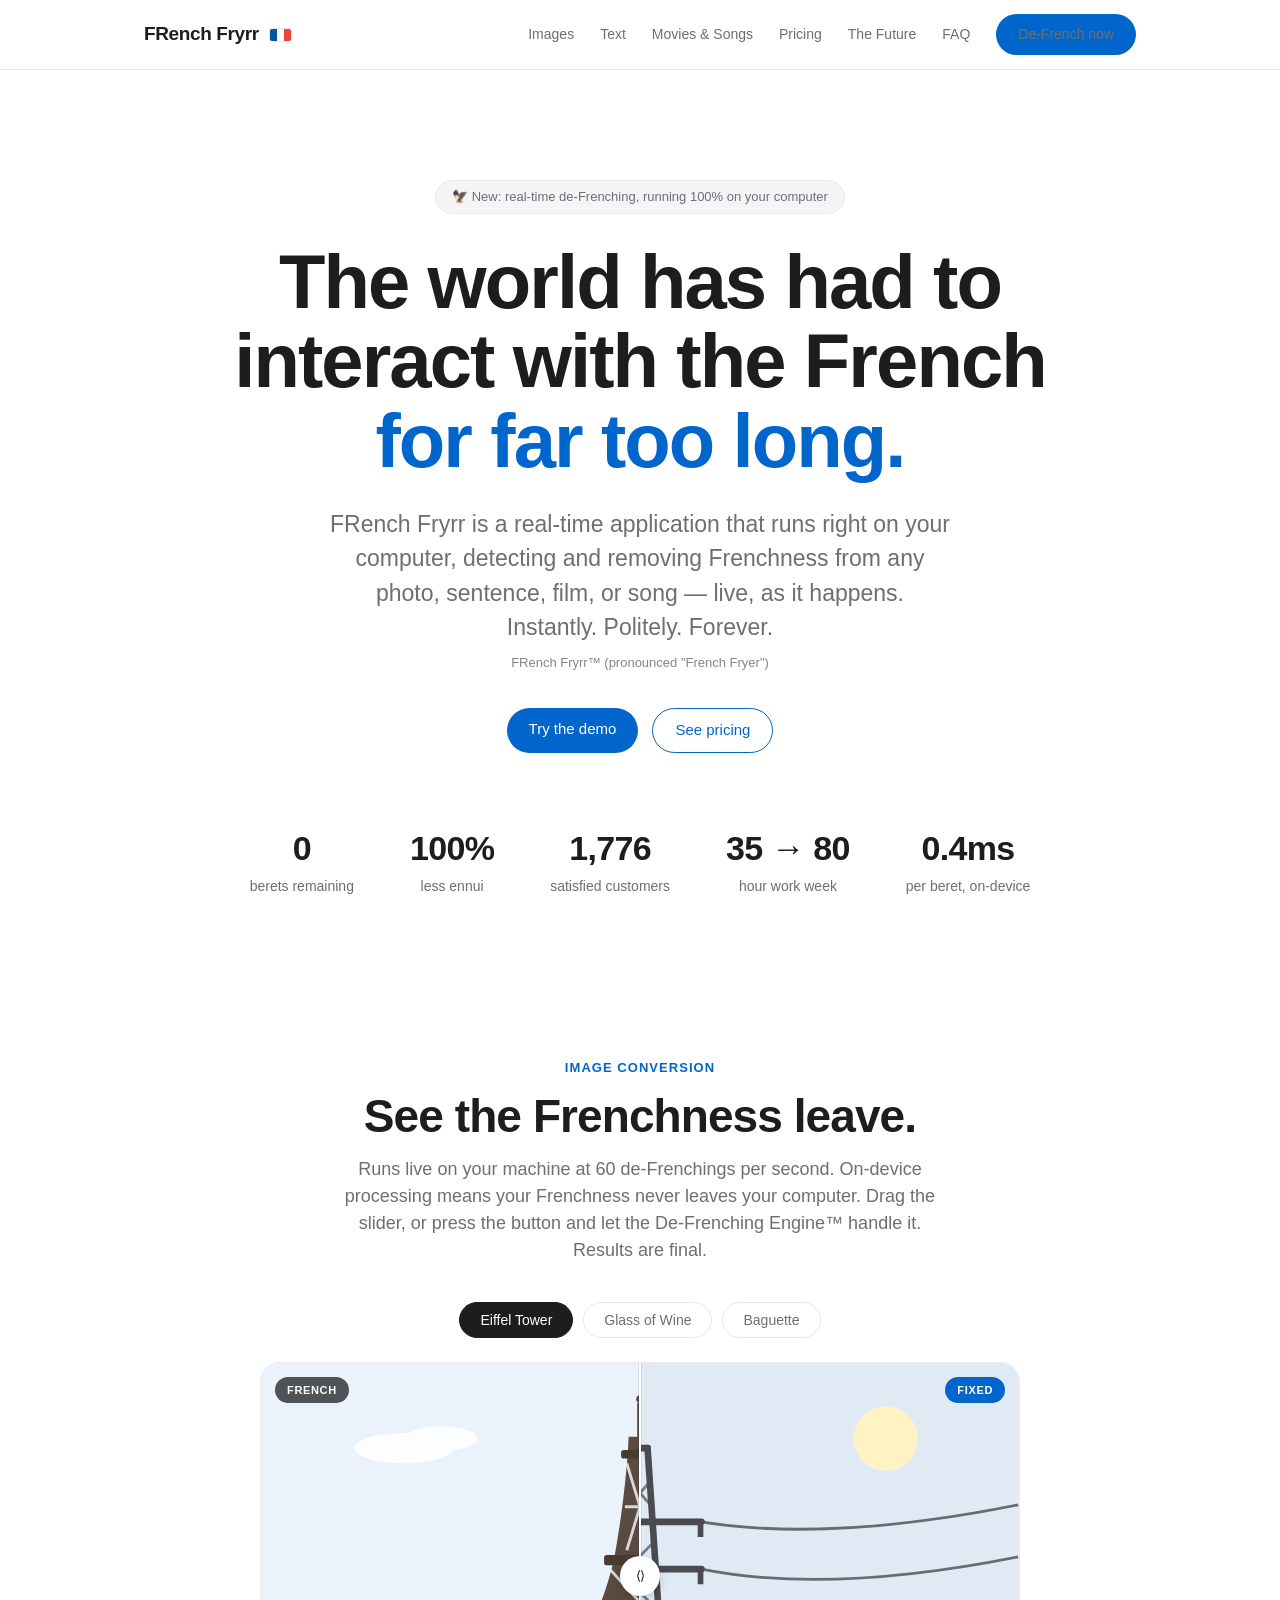
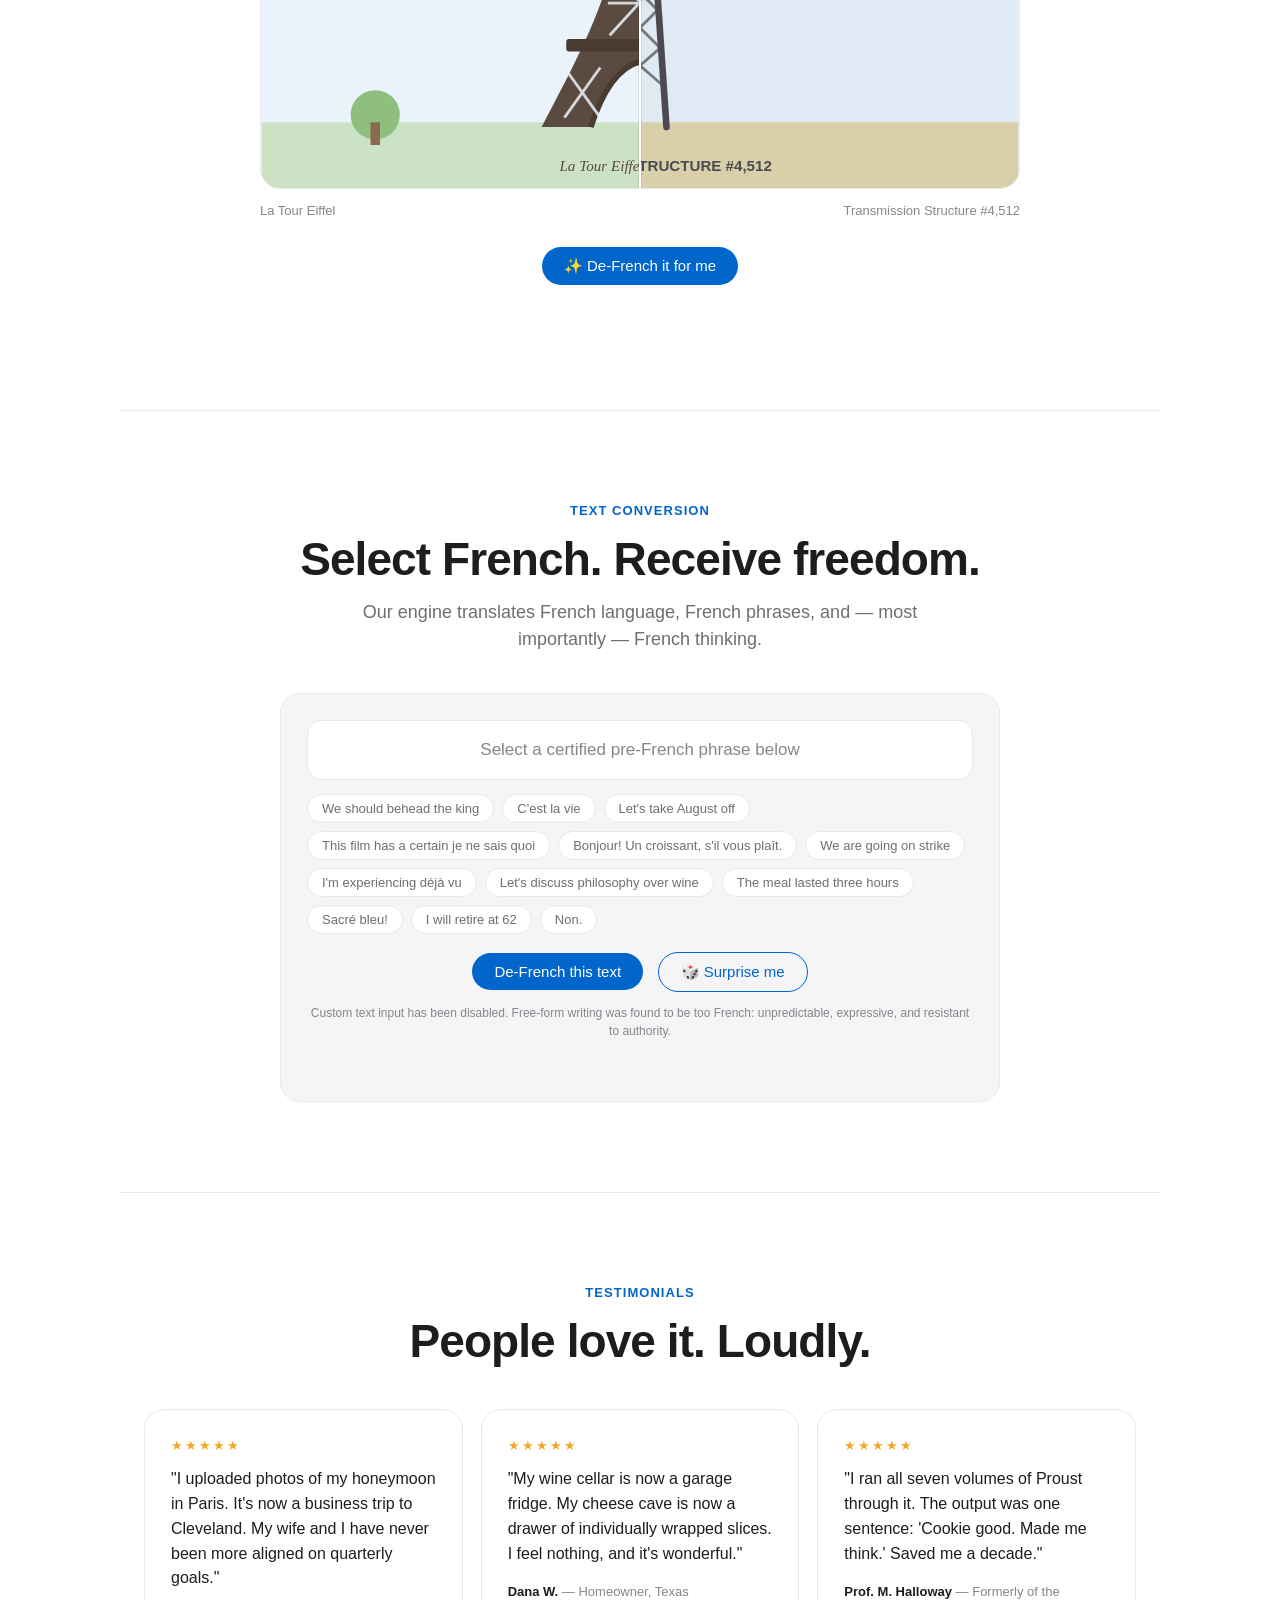
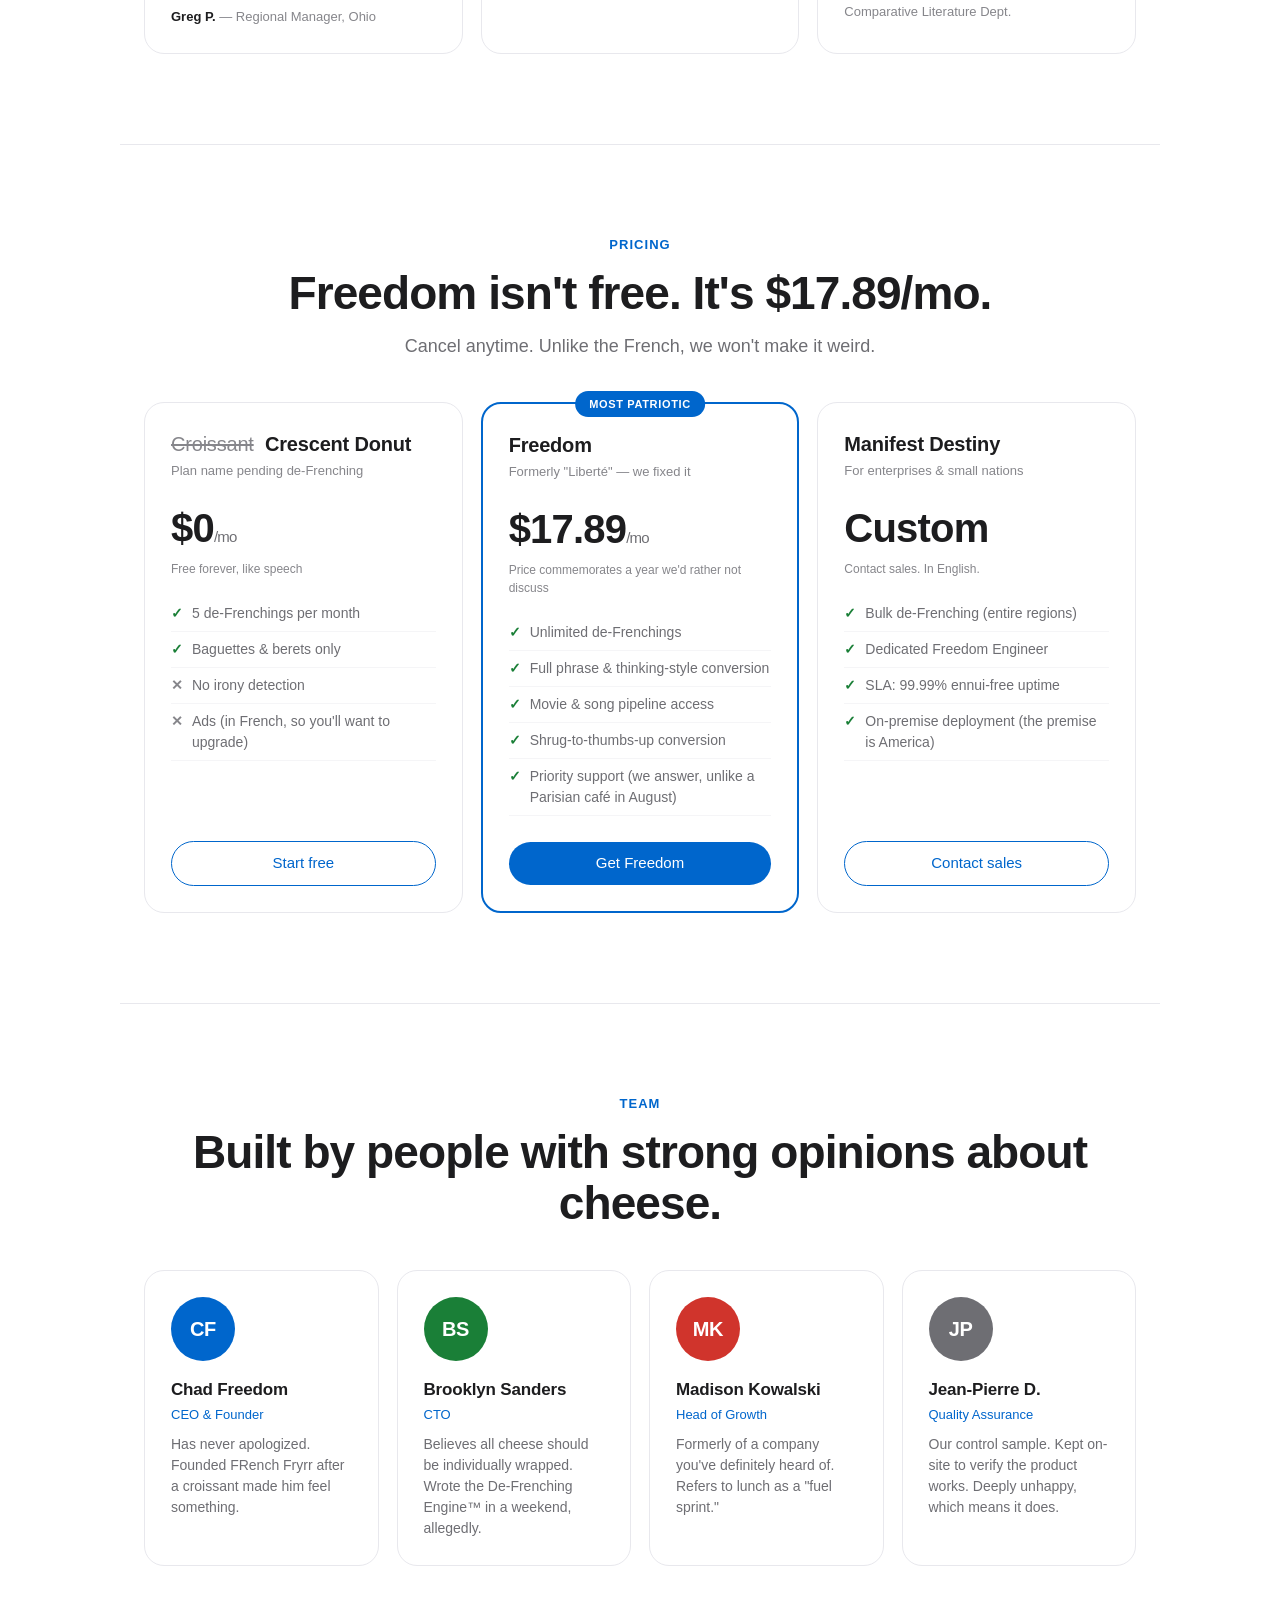
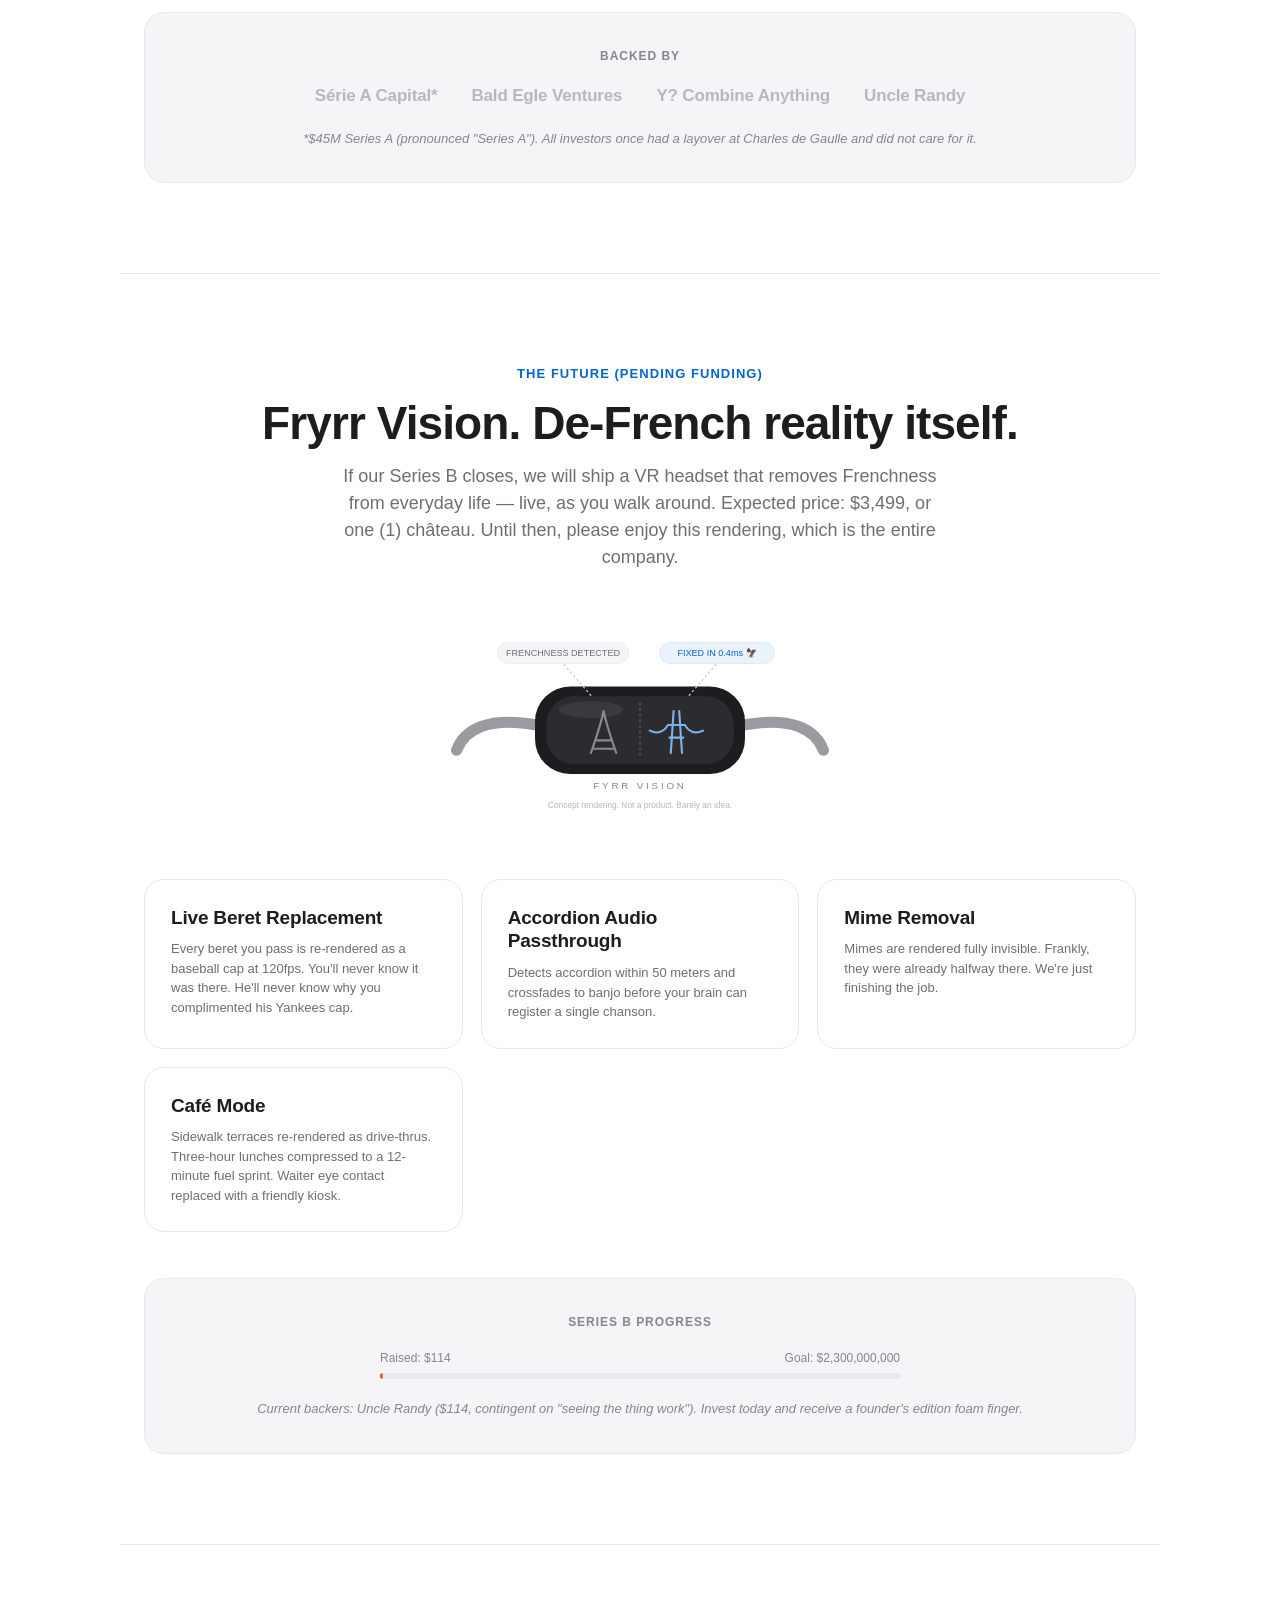
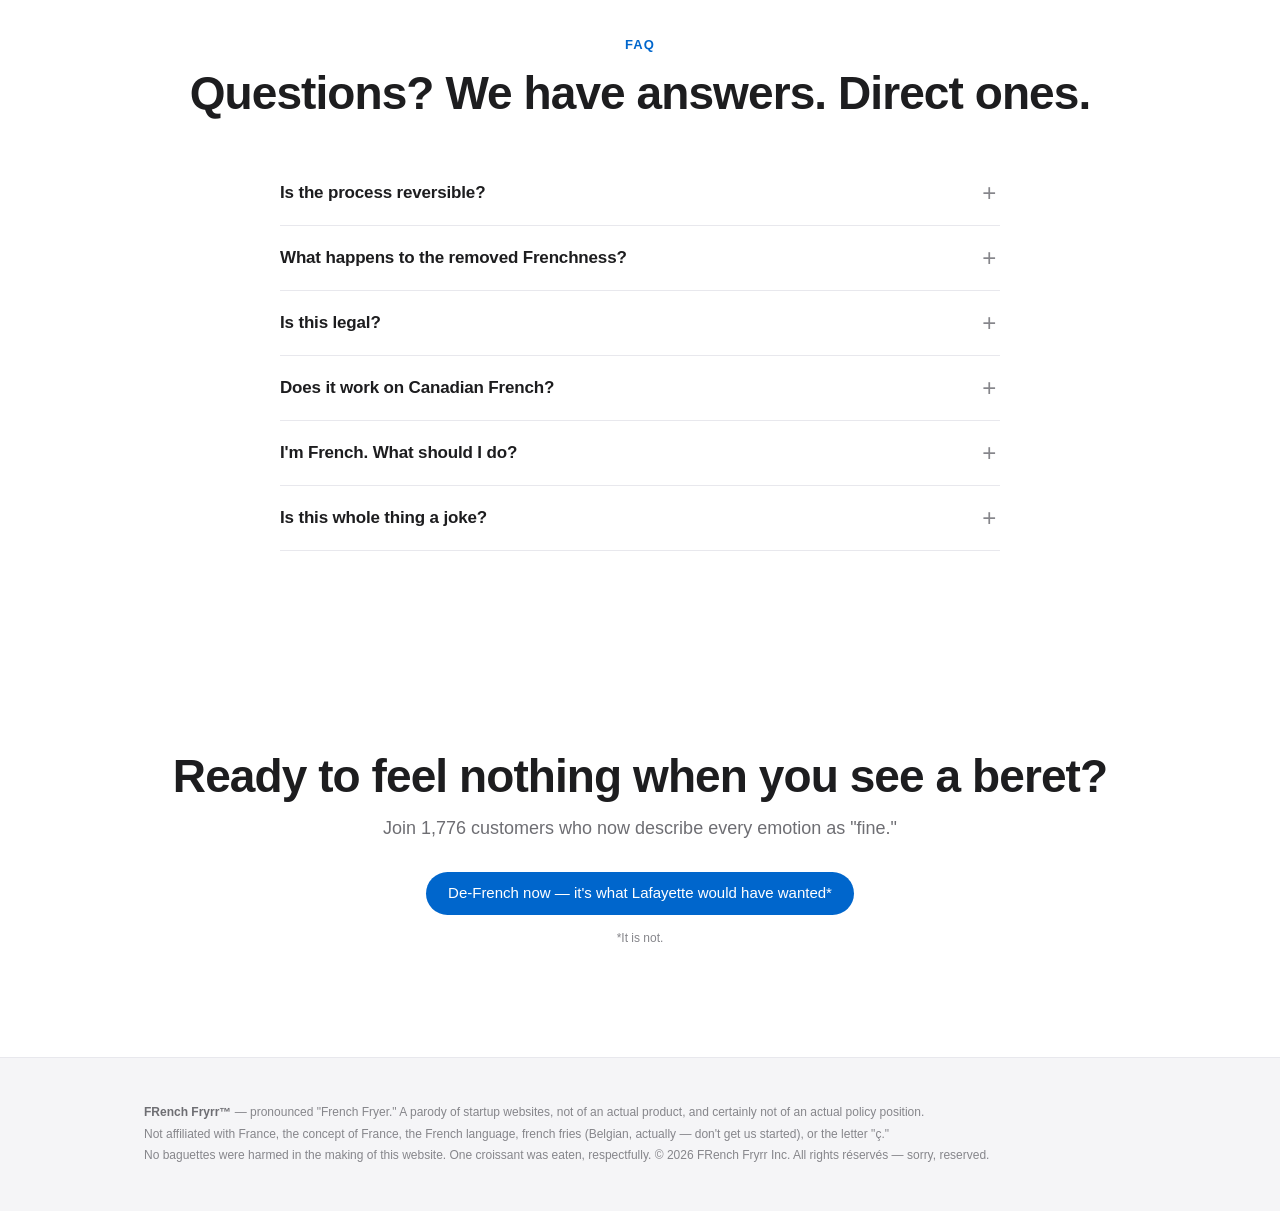
<file: french-fryrr.html>
<!doctype html>
<html lang="en">
  <head>
    <meta charset="UTF-8" />
    <meta name="viewport" content="width=device-width, initial-scale=1.0" />
    <title>FRench Fryrr — Remove the Frenchness.</title>
    <style>
      :root {
        --ink: #1d1d1f;
        --gray: #6e6e73;
        --faint: #86868b;
        --line: #e8e8ed;
        --bg: #ffffff;
        --soft: #f5f5f7;
        --blue: #0066cc;
        --blue-dark: #004d99;
        --red: #d0342c;
        --green: #1a7f37;
        --radius: 20px;
      }
      * {
        margin: 0;
        padding: 0;
        box-sizing: border-box;
      }
      html {
        scroll-behavior: smooth;
      }
      body {
        font-family:
          -apple-system, BlinkMacSystemFont, "SF Pro Display", "Segoe UI",
          Roboto, Helvetica, Arial, sans-serif;
        color: var(--ink);
        background: var(--bg);
        -webkit-font-smoothing: antialiased;
        line-height: 1.5;
      }
      ::selection {
        background: #cfe4ff;
      }

      /* ---------- Nav ---------- */
      nav {
        position: sticky;
        top: 0;
        z-index: 50;
        backdrop-filter: blur(20px);
        background: rgba(255, 255, 255, 0.82);
        border-bottom: 1px solid var(--line);
      }
      .nav-inner {
        max-width: 1040px;
        margin: 0 auto;
        display: flex;
        align-items: center;
        justify-content: space-between;
        padding: 14px 24px;
      }
      .wordmark {
        font-weight: 700;
        font-size: 19px;
        letter-spacing: -0.02em;
        text-decoration: none;
        color: var(--ink);
        display: flex;
        align-items: center;
        gap: 10px;
      }
      .flagchip {
        display: inline-flex;
        height: 14px;
        border-radius: 3px;
        overflow: hidden;
        border: 1px solid var(--line);
      }
      .flagchip span {
        width: 7px;
        height: 100%;
      }
      .nav-links {
        display: flex;
        gap: 26px;
        align-items: center;
      }
      .nav-links a {
        color: var(--gray);
        text-decoration: none;
        font-size: 14px;
        transition: color 0.15s;
      }
      .nav-links a:hover {
        color: var(--ink);
      }
      .btn {
        display: inline-block;
        border: none;
        cursor: pointer;
        text-decoration: none;
        background: var(--blue);
        color: #fff;
        font-size: 15px;
        font-weight: 500;
        padding: 10px 22px;
        border-radius: 980px;
        transition:
          background 0.15s,
          transform 0.1s;
        font-family: inherit;
      }
      .btn:hover {
        background: var(--blue-dark);
      }
      .btn:active {
        transform: scale(0.97);
      }
      .btn.ghost {
        background: transparent;
        color: var(--blue);
        border: 1px solid var(--blue);
      }
      .btn.ghost:hover {
        background: var(--blue);
        color: #fff;
      }
      .btn:focus-visible,
      button:focus-visible,
      a:focus-visible,
      input:focus-visible,
      textarea:focus-visible {
        outline: 2px solid var(--blue);
        outline-offset: 3px;
      }

      /* ---------- Hero ---------- */
      .hero {
        max-width: 880px;
        margin: 0 auto;
        text-align: center;
        padding: 110px 24px 70px;
      }
      .eyebrow {
        display: inline-flex;
        align-items: center;
        gap: 8px;
        font-size: 13px;
        color: var(--gray);
        border: 1px solid var(--line);
        border-radius: 980px;
        padding: 6px 16px;
        margin-bottom: 28px;
        background: var(--soft);
      }
      h1 {
        font-size: clamp(42px, 7vw, 76px);
        line-height: 1.05;
        letter-spacing: -0.025em;
        font-weight: 700;
      }
      h1 .accent {
        color: var(--blue);
      }
      .hero .sub {
        font-size: clamp(18px, 2.4vw, 23px);
        color: var(--gray);
        max-width: 620px;
        margin: 26px auto 8px;
        font-weight: 400;
      }
      .pronounce {
        font-size: 13px;
        color: var(--faint);
        margin-top: 6px;
      }
      .hero-ctas {
        margin-top: 36px;
        display: flex;
        gap: 14px;
        justify-content: center;
        flex-wrap: wrap;
      }
      .stats {
        display: flex;
        justify-content: center;
        gap: 56px;
        flex-wrap: wrap;
        margin-top: 70px;
      }
      .stat b {
        display: block;
        font-size: 34px;
        letter-spacing: -0.02em;
        font-weight: 700;
      }
      .stat span {
        font-size: 14px;
        color: var(--gray);
      }

      /* ---------- Sections ---------- */
      section {
        max-width: 1040px;
        margin: 0 auto;
        padding: 90px 24px;
      }
      section + section {
        border-top: 1px solid var(--line);
      }
      .kicker {
        font-size: 13px;
        font-weight: 600;
        color: var(--blue);
        text-transform: uppercase;
        letter-spacing: 0.08em;
        margin-bottom: 14px;
      }
      h2 {
        font-size: clamp(30px, 4.4vw, 46px);
        letter-spacing: -0.02em;
        font-weight: 700;
        line-height: 1.1;
      }
      .lede {
        font-size: 18px;
        color: var(--gray);
        max-width: 600px;
        margin-top: 14px;
      }
      .center {
        text-align: center;
      }
      .center .lede {
        margin-left: auto;
        margin-right: auto;
      }

      /* ---------- Image converter ---------- */
      .tabs {
        display: flex;
        gap: 10px;
        justify-content: center;
        margin: 38px 0 24px;
        flex-wrap: wrap;
      }
      .tab {
        border: 1px solid var(--line);
        background: #fff;
        color: var(--gray);
        padding: 9px 20px;
        border-radius: 980px;
        font-size: 14px;
        cursor: pointer;
        font-family: inherit;
        transition: all 0.15s;
      }
      .tab:hover {
        border-color: var(--gray);
        color: var(--ink);
      }
      .tab.active {
        background: var(--ink);
        color: #fff;
        border-color: var(--ink);
      }
      .compare-wrap {
        max-width: 760px;
        margin: 0 auto;
      }
      .compare {
        position: relative;
        border-radius: var(--radius);
        overflow: hidden;
        border: 1px solid var(--line);
        user-select: none;
        touch-action: none;
        aspect-ratio: 16/9;
        background: var(--soft);
        cursor: ew-resize;
      }
      .compare svg {
        position: absolute;
        inset: 0;
        width: 100%;
        height: 100%;
        display: block;
      }
      .layer-after {
        clip-path: inset(0 0 0 50%);
      }
      .divider {
        position: absolute;
        top: 0;
        bottom: 0;
        left: 50%;
        width: 2px;
        background: #fff;
        box-shadow: 0 0 0 1px rgba(0, 0, 0, 0.08);
        transform: translateX(-1px);
      }
      .divider .knob {
        position: absolute;
        top: 50%;
        left: 50%;
        transform: translate(-50%, -50%);
        width: 40px;
        height: 40px;
        border-radius: 50%;
        background: #fff;
        box-shadow: 0 2px 10px rgba(0, 0, 0, 0.18);
        display: flex;
        align-items: center;
        justify-content: center;
        font-size: 13px;
        color: var(--ink);
        letter-spacing: -1px;
      }
      .tag {
        position: absolute;
        top: 14px;
        font-size: 11px;
        font-weight: 600;
        letter-spacing: 0.06em;
        text-transform: uppercase;
        padding: 5px 12px;
        border-radius: 980px;
        color: #fff;
      }
      .tag.before {
        left: 14px;
        background: rgba(29, 29, 31, 0.75);
      }
      .tag.after {
        right: 14px;
        background: var(--blue);
      }
      .compare-caption {
        display: flex;
        justify-content: space-between;
        color: var(--faint);
        font-size: 13px;
        margin-top: 12px;
      }
      .defrench-row {
        text-align: center;
        margin-top: 26px;
      }
      .status-line {
        margin-top: 14px;
        font-size: 14px;
        color: var(--gray);
        min-height: 21px;
        font-variant-numeric: tabular-nums;
      }

      /* ---------- Text converter ---------- */
      .converter {
        max-width: 720px;
        margin: 40px auto 0;
        background: var(--soft);
        border: 1px solid var(--line);
        border-radius: var(--radius);
        padding: 26px;
      }
      .selected-phrase {
        width: 100%;
        border: 1px solid var(--line);
        border-radius: 14px;
        padding: 16px;
        font-size: 17px;
        background: #fff;
        color: var(--ink);
        min-height: 56px;
      }
      .selected-phrase.empty {
        color: var(--faint);
      }
      .chip.selected {
        background: var(--ink);
        color: #fff;
        border-color: var(--ink);
      }
      .chip.selected:hover {
        border-color: var(--ink);
        color: #fff;
      }
      .input-note {
        font-size: 12px;
        color: var(--faint);
        margin-top: 12px;
      }
      .chips {
        display: flex;
        flex-wrap: wrap;
        gap: 8px;
        margin: 14px 0 18px;
      }
      .chip {
        font-size: 13px;
        border: 1px solid var(--line);
        background: #fff;
        color: var(--gray);
        border-radius: 980px;
        padding: 6px 14px;
        cursor: pointer;
        font-family: inherit;
        transition: all 0.15s;
      }
      .chip:hover {
        border-color: var(--blue);
        color: var(--blue);
      }
      .result {
        margin-top: 20px;
        background: #fff;
        border: 1px solid var(--line);
        border-radius: 14px;
        padding: 18px;
        display: none;
      }
      .result.show {
        display: block;
      }
      .result .label {
        font-size: 11px;
        font-weight: 600;
        letter-spacing: 0.06em;
        text-transform: uppercase;
        color: var(--green);
        margin-bottom: 8px;
      }
      .result .output {
        font-size: 17px;
        line-height: 1.5;
      }
      .meter {
        margin-top: 16px;
      }
      .meter .meter-label {
        display: flex;
        justify-content: space-between;
        font-size: 12px;
        color: var(--faint);
        margin-bottom: 6px;
      }
      .meter .bar {
        height: 6px;
        border-radius: 980px;
        background: var(--line);
        overflow: hidden;
      }
      .meter .fill {
        height: 100%;
        width: 0;
        background: linear-gradient(90deg, var(--red), #e8843c);
        border-radius: 980px;
        transition: width 1s ease;
      }

      /* ---------- Cards (movies/songs) ---------- */
      .grid {
        display: grid;
        grid-template-columns: repeat(auto-fit, minmax(290px, 1fr));
        gap: 18px;
        margin-top: 42px;
      }
      .card {
        border: 1px solid var(--line);
        border-radius: var(--radius);
        padding: 26px;
        background: #fff;
        transition:
          transform 0.2s,
          box-shadow 0.2s;
      }
      .card:hover {
        transform: translateY(-3px);
        box-shadow: 0 12px 32px rgba(0, 0, 0, 0.07);
      }
      .conv-card .from {
        color: var(--faint);
        font-size: 14px;
        font-style: italic;
      }
      .conv-card .arrow {
        color: var(--blue);
        font-size: 20px;
        margin: 10px 0;
      }
      .conv-card .to {
        font-weight: 700;
        font-size: 19px;
        letter-spacing: -0.01em;
        line-height: 1.25;
      }
      .conv-card .note {
        font-size: 13px;
        color: var(--gray);
        margin-top: 10px;
      }

      /* ---------- Testimonials ---------- */
      .quote-card p {
        font-size: 16px;
        line-height: 1.55;
      }
      .quote-card .who {
        margin-top: 16px;
        font-size: 13px;
        color: var(--faint);
      }
      .quote-card .who b {
        color: var(--ink);
        font-weight: 600;
      }
      .starrow {
        color: #f5a623;
        font-size: 13px;
        letter-spacing: 2px;
        margin-bottom: 12px;
      }

      /* ---------- Pricing ---------- */
      .price-grid {
        display: grid;
        grid-template-columns: repeat(auto-fit, minmax(260px, 1fr));
        gap: 18px;
        margin-top: 42px;
        align-items: stretch;
      }
      .price-card {
        display: flex;
        flex-direction: column;
      }
      .price-card.popular {
        border: 2px solid var(--blue);
        position: relative;
      }
      .popular-pill {
        position: absolute;
        top: -13px;
        left: 50%;
        transform: translateX(-50%);
        background: var(--blue);
        color: #fff;
        font-size: 11px;
        font-weight: 600;
        letter-spacing: 0.06em;
        text-transform: uppercase;
        padding: 5px 14px;
        border-radius: 980px;
        white-space: nowrap;
      }
      .plan-name {
        font-weight: 700;
        font-size: 20px;
        letter-spacing: -0.01em;
      }
      .plan-name s {
        color: var(--faint);
        font-weight: 400;
        margin-right: 6px;
      }
      .plan-sub {
        font-size: 13px;
        color: var(--faint);
        margin-top: 2px;
      }
      .price {
        font-size: 40px;
        font-weight: 700;
        letter-spacing: -0.02em;
        margin: 18px 0 2px;
      }
      .price small {
        font-size: 15px;
        font-weight: 400;
        color: var(--gray);
      }
      .price-note {
        font-size: 12px;
        color: var(--faint);
        margin-bottom: 18px;
      }
      .features {
        list-style: none;
        margin: 0 0 26px;
        flex: 1;
      }
      .features li {
        font-size: 14px;
        color: var(--gray);
        padding: 7px 0;
        border-bottom: 1px solid var(--soft);
        display: flex;
        gap: 9px;
      }
      .features li::before {
        content: "✓";
        color: var(--green);
        font-weight: 700;
      }
      .features li.no::before {
        content: "✕";
        color: var(--faint);
      }
      .price-card .btn {
        width: 100%;
        text-align: center;
      }

      /* ---------- Team ---------- */
      .team-grid {
        display: grid;
        grid-template-columns: repeat(auto-fit, minmax(220px, 1fr));
        gap: 18px;
        margin-top: 42px;
      }
      .avatar {
        width: 64px;
        height: 64px;
        border-radius: 50%;
        display: flex;
        align-items: center;
        justify-content: center;
        font-weight: 700;
        font-size: 20px;
        color: #fff;
        margin-bottom: 16px;
        letter-spacing: -0.02em;
      }
      .team-card h3 {
        font-size: 17px;
        letter-spacing: -0.01em;
      }
      .team-card .role {
        font-size: 13px;
        color: var(--blue);
        font-weight: 500;
        margin: 2px 0 10px;
      }
      .team-card p {
        font-size: 14px;
        color: var(--gray);
      }
      .investors {
        margin-top: 46px;
        border: 1px solid var(--line);
        border-radius: var(--radius);
        padding: 34px;
        text-align: center;
        background: var(--soft);
      }
      .investors .inv-label {
        font-size: 12px;
        font-weight: 600;
        letter-spacing: 0.08em;
        text-transform: uppercase;
        color: var(--faint);
        margin-bottom: 18px;
      }
      .inv-row {
        display: flex;
        gap: 34px;
        justify-content: center;
        flex-wrap: wrap;
        font-weight: 700;
        font-size: 17px;
        color: #b7b7bd;
        letter-spacing: -0.01em;
      }
      .investors .inv-note {
        font-size: 13px;
        color: var(--faint);
        margin-top: 20px;
        font-style: italic;
      }

      /* ---------- FAQ ---------- */
      .faq {
        max-width: 720px;
        margin: 42px auto 0;
      }
      .faq-item {
        border-bottom: 1px solid var(--line);
      }
      .faq-q {
        width: 100%;
        background: none;
        border: none;
        text-align: left;
        cursor: pointer;
        font-family: inherit;
        font-size: 17px;
        font-weight: 600;
        color: var(--ink);
        padding: 22px 40px 22px 0;
        position: relative;
        letter-spacing: -0.01em;
      }
      .faq-q::after {
        content: "+";
        position: absolute;
        right: 4px;
        top: 50%;
        transform: translateY(-50%);
        font-size: 24px;
        font-weight: 300;
        color: var(--faint);
        transition: transform 0.2s;
      }
      .faq-item.open .faq-q::after {
        transform: translateY(-50%) rotate(45deg);
      }
      .faq-a {
        max-height: 0;
        overflow: hidden;
        transition: max-height 0.25s ease;
      }
      .faq-a p {
        color: var(--gray);
        font-size: 15px;
        padding: 0 0 22px;
        max-width: 640px;
      }

      /* ---------- CTA + Footer ---------- */
      .final-cta {
        text-align: center;
        padding: 110px 24px;
      }
      footer {
        border-top: 1px solid var(--line);
        background: var(--soft);
      }
      .foot-inner {
        max-width: 1040px;
        margin: 0 auto;
        padding: 44px 24px;
        font-size: 12px;
        color: var(--faint);
        line-height: 1.8;
      }
      .foot-inner b {
        color: var(--gray);
      }

      @media (prefers-reduced-motion: reduce) {
        * {
          transition: none !important;
          animation: none !important;
        }
        html {
          scroll-behavior: auto;
        }
      }
      @media (max-width: 640px) {
        .nav-links a:not(.btn) {
          display: none;
        }
        .stats {
          gap: 32px;
        }
      }
    </style>
  </head>
  <body>
    <nav>
      <div class="nav-inner">
        <a class="wordmark" href="#top">
          FRench Fryrr
          <span class="flagchip" title="Before / After">
            <span style="background: #0055a4"></span
            ><span style="background: #fff"></span
            ><span style="background: #ef4135"></span>
          </span>
        </a>
        <div class="nav-links">
          <a href="#image">Images</a>
          <a href="#text">Text</a>
          <a href="#media">Movies &amp; Songs</a>
          <a href="#pricing">Pricing</a>
          <a href="#future">The Future</a>
          <a href="#faq">FAQ</a>
          <a class="btn" href="#image">De-French now</a>
        </div>
      </div>
    </nav>

    <header class="hero" id="top">
      <div class="eyebrow">
        🦅 New: real-time de-Frenching, running 100% on your computer
      </div>
      <h1>
        The world has had to interact with the French
        <span class="accent">for far too long.</span>
      </h1>
      <p class="sub">
        FRench Fryrr is a real-time application that runs right on your
        computer, detecting and removing Frenchness from any photo, sentence,
        film, or song — live, as it happens. Instantly. Politely. Forever.
      </p>
      <p class="pronounce">FRench Fryrr™ (pronounced "French Fryer")</p>
      <div class="hero-ctas">
        <a class="btn" href="#image">Try the demo</a>
        <a class="btn ghost" href="#pricing">See pricing</a>
      </div>
      <div class="stats">
        <div class="stat"><b>0</b><span>berets remaining</span></div>
        <div class="stat"><b>100%</b><span>less ennui</span></div>
        <div class="stat"><b>1,776</b><span>satisfied customers</span></div>
        <div class="stat"><b>35 → 80</b><span>hour work week</span></div>
        <div class="stat"><b>0.4ms</b><span>per beret, on-device</span></div>
      </div>
    </header>

    <!-- ============ IMAGE CONVERTER ============ -->
    <section id="image" class="center">
      <div class="kicker">Image conversion</div>
      <h2>See the Frenchness leave.</h2>
      <p class="lede">
        Runs live on your machine at 60 de-Frenchings per second. On-device
        processing means your Frenchness never leaves your computer. Drag the
        slider, or press the button and let the De-Frenching Engine™ handle it.
        Results are final.
      </p>

      <div class="tabs" role="tablist">
        <button
          class="tab active"
          data-scene="tower"
          role="tab"
          aria-selected="true"
        >
          Eiffel Tower
        </button>
        <button class="tab" data-scene="wine" role="tab" aria-selected="false">
          Glass of Wine
        </button>
        <button
          class="tab"
          data-scene="baguette"
          role="tab"
          aria-selected="false"
        >
          Baguette
        </button>
      </div>

      <div class="compare-wrap">
        <div
          class="compare"
          id="compare"
          aria-label="Before and after comparison slider"
        >
          <!-- BEFORE: Eiffel Tower -->
          <svg
            class="layer-before scene-tower"
            viewBox="0 0 800 450"
            xmlns="http://www.w3.org/2000/svg"
            aria-hidden="true"
          >
            <rect width="800" height="450" fill="#EAF2FB" />
            <circle cx="660" cy="80" r="34" fill="#FFE9A8" />
            <g fill="#ffffff" opacity="0.9">
              <ellipse cx="150" cy="90" rx="52" ry="16" />
              <ellipse cx="190" cy="80" rx="38" ry="13" />
              <ellipse cx="560" cy="140" rx="46" ry="14" />
            </g>
            <rect y="380" width="800" height="70" fill="#CBE3C4" />
            <g fill="#8FBF7F">
              <circle cx="120" cy="372" r="26" />
              <rect x="115" y="380" width="10" height="24" fill="#8a6b4f" />
              <circle cx="690" cy="368" r="30" />
              <rect x="685" y="380" width="10" height="26" fill="#8a6b4f" />
            </g>
            <!-- Tower: filled silhouette with curved legs + arch cutout -->
            <path
              fill="#5b4a3f"
              d="M296 385
          C330 320 358 268 372 210
          C380 168 386 120 388 78
          L412 78
          C414 120 420 168 428 210
          C442 268 470 320 504 385
          L452 385
          C440 348 424 322 400 316
          C376 322 360 348 348 385
          Z"
            />
            <!-- Arch rim -->
            <path
              d="M348 385 C360 348 376 322 400 316 C424 322 440 348 452 385"
              fill="none"
              stroke="#4a3b31"
              stroke-width="6"
            />
            <!-- Lattice hints (background-colored strokes over the silhouette) -->
            <g stroke="#EAF2FB" stroke-width="3" fill="none" opacity="0.85">
              <path d="M320 375 L358 322 M358 375 L320 322" />
              <path d="M480 375 L442 322 M442 375 L480 322" />
              <path d="M368 288 L432 218 M432 288 L368 218 M366 254 L434 254" />
              <path d="M386 198 L414 106 M414 198 L386 106 M384 152 L416 152" />
            </g>
            <!-- First platform, second platform, top deck -->
            <rect
              x="322"
              y="292"
              width="156"
              height="13"
              rx="3"
              fill="#4a3b31"
            />
            <rect
              x="362"
              y="203"
              width="76"
              height="11"
              rx="3"
              fill="#4a3b31"
            />
            <rect x="380" y="92" width="40" height="9" rx="3" fill="#4a3b31" />
            <!-- Antenna -->
            <rect x="397" y="42" width="6" height="38" fill="#5b4a3f" />
            <circle cx="400" cy="38" r="4" fill="#5b4a3f" />
            <text
              x="400"
              y="432"
              text-anchor="middle"
              font-size="16"
              fill="#5b4a3f"
              font-style="italic"
              font-family="Georgia,serif"
            >
              La Tour Eiffel, mon amour
            </text>
          </svg>

          <!-- AFTER: Power pylon -->
          <svg
            class="layer-after scene-tower"
            viewBox="0 0 800 450"
            xmlns="http://www.w3.org/2000/svg"
            aria-hidden="true"
          >
            <rect width="800" height="450" fill="#DFEAF4" />
            <circle cx="660" cy="80" r="34" fill="#FFF3C4" />
            <rect y="380" width="800" height="70" fill="#D9CFA8" />
            <!-- catenary wires -->
            <g stroke="#6a6a70" stroke-width="3" fill="none">
              <path d="M0 150 Q200 190 335 168" />
              <path d="M465 168 Q600 190 800 150" />
              <path d="M0 205 Q200 245 335 218" />
              <path d="M465 218 Q600 245 800 205" />
            </g>
            <!-- pylon -->
            <g
              stroke="#4a4a50"
              stroke-width="7"
              fill="none"
              stroke-linecap="round"
            >
              <path d="M372 385 L392 90 M428 385 L408 90" />
              <path d="M335 168 L465 168 M335 218 L465 218" />
              <path d="M392 90 L408 90" />
            </g>
            <g stroke="#4a4a50" stroke-width="3" fill="none" opacity="0.7">
              <path
                d="M377 340 L423 300 M423 340 L377 300 M380 300 L420 260 M420 300 L380 260 M383 260 L417 225 M417 260 L383 225 M386 218 L414 190 M414 218 L386 190 M389 150 L411 125 M411 150 L389 125"
              />
            </g>
            <g fill="#4a4a50">
              <rect x="333" y="168" width="6" height="16" />
              <rect x="461" y="168" width="6" height="16" />
              <rect x="333" y="218" width="6" height="16" />
              <rect x="461" y="218" width="6" height="16" />
            </g>
            <text
              x="400"
              y="432"
              text-anchor="middle"
              font-size="16"
              fill="#4a4a50"
              font-family="Arial,sans-serif"
              font-weight="bold"
            >
              TRANSMISSION STRUCTURE #4,512
            </text>
          </svg>

          <!-- BEFORE: Wine -->
          <svg
            class="layer-before scene-wine"
            viewBox="0 0 800 450"
            xmlns="http://www.w3.org/2000/svg"
            aria-hidden="true"
            style="display: none"
          >
            <rect width="800" height="450" fill="#FBF3E7" />
            <rect y="330" width="800" height="120" fill="#E7D7BE" />
            <!-- wine glass -->
            <g>
              <path
                d="M340 120 L460 120 Q455 230 400 240 Q345 230 340 120 Z"
                fill="#F4E9E9"
                stroke="#b8a79b"
                stroke-width="4"
              />
              <path
                d="M344 138 L456 138 Q451 224 400 234 Q349 224 344 138 Z"
                fill="#8E2431"
              />
              <rect x="395" y="240" width="10" height="80" fill="#b8a79b" />
              <ellipse cx="400" cy="326" rx="52" ry="10" fill="#b8a79b" />
            </g>
            <!-- cheese wedge -->
            <g>
              <path
                d="M520 330 L640 330 L640 280 Z"
                fill="#F2C94C"
                stroke="#D9A62E"
                stroke-width="3"
              />
              <circle cx="612" cy="316" r="7" fill="#D9A62E" />
              <circle cx="588" cy="323" r="5" fill="#D9A62E" />
            </g>
            <!-- grapes -->
            <g fill="#6B3FA0">
              <circle cx="230" cy="315" r="12" />
              <circle cx="255" cy="312" r="12" />
              <circle cx="242" cy="295" r="12" />
              <circle cx="218" cy="298" r="12" />
              <circle cx="240" cy="330" r="12" />
              <circle cx="265" cy="328" r="12" />
            </g>
            <path
              d="M242 285 Q245 270 258 264"
              stroke="#4c7a3d"
              stroke-width="4"
              fill="none"
            />
            <text
              x="400"
              y="410"
              text-anchor="middle"
              font-size="16"
              fill="#8a6b4f"
              font-style="italic"
              font-family="Georgia,serif"
            >
              Un petit Bordeaux, 1998
            </text>
          </svg>

          <!-- AFTER: Beer -->
          <svg
            class="layer-after scene-wine"
            viewBox="0 0 800 450"
            xmlns="http://www.w3.org/2000/svg"
            aria-hidden="true"
            style="display: none"
          >
            <rect width="800" height="450" fill="#F2F6F9" />
            <rect y="330" width="800" height="120" fill="#C9CDD3" />
            <!-- beer mug -->
            <g>
              <rect
                x="340"
                y="130"
                width="120"
                height="196"
                rx="12"
                fill="#F6B93B"
                stroke="#C98A1B"
                stroke-width="4"
              />
              <rect
                x="352"
                y="122"
                width="96"
                height="30"
                rx="14"
                fill="#FFF6E3"
              />
              <circle cx="360" cy="118" r="14" fill="#FFF6E3" />
              <circle cx="396" cy="110" r="17" fill="#FFF6E3" />
              <circle cx="434" cy="117" r="14" fill="#FFF6E3" />
              <path
                d="M460 170 Q510 170 510 220 Q510 270 460 270"
                stroke="#C98A1B"
                stroke-width="14"
                fill="none"
              />
              <g stroke="#FFDD8A" stroke-width="8" stroke-linecap="round">
                <path
                  d="M362 165 L362 300 M400 165 L400 300 M438 165 L438 300"
                />
              </g>
            </g>
            <!-- pretzel-ish snack bowl -->
            <g>
              <path
                d="M560 330 Q610 360 660 330 L648 330 Q610 348 572 330 Z"
                fill="#B0413E"
              />
              <circle cx="590" cy="322" r="9" fill="#C98A1B" />
              <circle cx="612" cy="318" r="9" fill="#C98A1B" />
              <circle cx="632" cy="323" r="9" fill="#C98A1B" />
            </g>
            <!-- foam drip -->
            <path
              d="M352 150 q6 14 0 24"
              stroke="#FFF6E3"
              stroke-width="8"
              fill="none"
              stroke-linecap="round"
            />
            <text
              x="400"
              y="410"
              text-anchor="middle"
              font-size="16"
              fill="#4a4a50"
              font-family="Arial,sans-serif"
              font-weight="bold"
            >
              DOMESTIC. COLD. 30-PACK.
            </text>
          </svg>

          <!-- BEFORE: Baguette -->
          <svg
            class="layer-before scene-baguette"
            viewBox="0 0 800 450"
            xmlns="http://www.w3.org/2000/svg"
            aria-hidden="true"
            style="display: none"
          >
            <rect width="800" height="450" fill="#F7EFE3" />
            <!-- checked cloth -->
            <rect
              y="300"
              width="800"
              height="150"
              fill="#E8474B"
              opacity="0.9"
            />
            <g fill="#fff" opacity="0.5">
              <rect x="0" y="300" width="800" height="10" />
              <rect x="0" y="340" width="800" height="10" />
              <rect x="0" y="380" width="800" height="10" />
              <rect x="0" y="420" width="800" height="10" />
              <rect x="60" y="300" width="10" height="150" />
              <rect x="160" y="300" width="10" height="150" />
              <rect x="260" y="300" width="10" height="150" />
              <rect x="360" y="300" width="10" height="150" />
              <rect x="460" y="300" width="10" height="150" />
              <rect x="560" y="300" width="10" height="150" />
              <rect x="660" y="300" width="10" height="150" />
              <rect x="760" y="300" width="10" height="150" />
            </g>
            <!-- baguette -->
            <g transform="rotate(-12 400 240)">
              <ellipse
                cx="400"
                cy="240"
                rx="210"
                ry="46"
                fill="#E0A85C"
                stroke="#B97F35"
                stroke-width="4"
              />
              <g
                stroke="#B97F35"
                stroke-width="6"
                stroke-linecap="round"
                fill="none"
              >
                <path
                  d="M280 226 q22 16 44 22 M340 218 q22 16 44 22 M400 214 q22 16 44 22 M460 218 q22 16 44 22"
                />
              </g>
            </g>
            <text
              x="400"
              y="410"
              text-anchor="middle"
              font-size="16"
              fill="#7a3f3f"
              font-style="italic"
              font-family="Georgia,serif"
            >
              Fraîche de la boulangerie
            </text>
          </svg>

          <!-- AFTER: Hot dog -->
          <svg
            class="layer-after scene-baguette"
            viewBox="0 0 800 450"
            xmlns="http://www.w3.org/2000/svg"
            aria-hidden="true"
            style="display: none"
          >
            <rect width="800" height="450" fill="#EFF4F8" />
            <!-- paper tray -->
            <path d="M180 330 L620 330 L580 410 L220 410 Z" fill="#E4372E" />
            <path d="M180 330 L620 330 L612 348 L188 348 Z" fill="#C22B24" />
            <!-- hot dog -->
            <g transform="rotate(-6 400 250)">
              <ellipse
                cx="400"
                cy="268"
                rx="190"
                ry="46"
                fill="#E8B96B"
                stroke="#C08A3E"
                stroke-width="4"
              />
              <ellipse
                cx="400"
                cy="248"
                rx="168"
                ry="34"
                fill="#C1553B"
                stroke="#9C3E28"
                stroke-width="4"
              />
              <path
                d="M255 250 Q285 232 315 250 Q345 268 375 250 Q405 232 435 250 Q465 268 495 250 Q520 236 545 248"
                stroke="#F2C230"
                stroke-width="10"
                fill="none"
                stroke-linecap="round"
              />
            </g>
            <text
              x="400"
              y="440"
              text-anchor="middle"
              font-size="16"
              fill="#4a4a50"
              font-family="Arial,sans-serif"
              font-weight="bold"
            >
              FOOTLONG. FREEDOM INCLUDED.
            </text>
          </svg>

          <div class="divider" id="divider"><div class="knob">⟨⟩</div></div>
          <span class="tag before">French</span>
          <span class="tag after">Fixed</span>
        </div>
        <div class="compare-caption">
          <span id="cap-before">La Tour Eiffel</span
          ><span id="cap-after">Transmission Structure #4,512</span>
        </div>
        <div class="defrench-row">
          <button class="btn" id="autoDefrench">✨ De-French it for me</button>
          <div class="status-line" id="imgStatus"></div>
        </div>
      </div>
    </section>

    <!-- ============ TEXT CONVERTER ============ -->
    <section id="text" class="center">
      <div class="kicker">Text conversion</div>
      <h2>Select French. Receive freedom.</h2>
      <p class="lede">
        Our engine translates French language, French phrases, and — most
        importantly — French thinking.
      </p>

      <div class="converter">
        <div
          class="selected-phrase empty"
          id="selectedPhrase"
          aria-live="polite"
        >
          Select a certified pre-French phrase below
        </div>
        <div class="chips" id="chips"></div>
        <button class="btn" id="convertBtn">De-French this text</button>
        <button class="btn ghost" id="randomBtn" style="margin-left: 10px">
          🎲 Surprise me
        </button>
        <p class="input-note">
          Custom text input has been disabled. Free-form writing was found to be
          too French: unpredictable, expressive, and resistant to authority.
        </p>
        <div class="status-line" id="txtStatus"></div>
        <div class="result" id="result">
          <div class="label">✓ Frenchness removed</div>
          <div class="output" id="output"></div>
          <div class="meter">
            <div class="meter-label">
              <span>Frenchness detected</span><span id="meterPct">0%</span>
            </div>
            <div class="bar"><div class="fill" id="meterFill"></div></div>
          </div>
        </div>
      </div>
    </section>

    <!-- ============ MOVIES & SONGS ============ -->
    <!-- <section id="media">
      <div class="center">
        <div class="kicker">Media pipeline</div>
        <h2>Cinema, corrected. Music, mended.</h2>
        <p class="lede">
          Every French film becomes an American action movie. Every French song
          becomes country. It's not a bug. It's the entire product.
        </p>
      </div>
      <div class="grid">
        <div class="card conv-card">
          <div class="from">Amélie (2001)</div>
          <div class="arrow">↓</div>
          <div class="to">AMY: MAXIMUM WHIMSY</div>
          <div class="note">
            Rated R for explosions. The garden gnome drives a tank now.
          </div>
        </div>
        <div class="card conv-card">
          <div class="from">À bout de souffle — "Breathless" (1960)</div>
          <div class="arrow">↓</div>
          <div class="to">OUT OF BREATH: CARDIO COP</div>
          <div class="note">He plays by one rule: leg day is every day.</div>
        </div>
        <div class="card conv-card">
          <div class="from">Les Intouchables (2011)</div>
          <div class="arrow">↓</div>
          <div class="to">THE UNTOUCHABLE TRUCK</div>
          <div class="note">
            A heartwarming friendship between a man and his F-350.
          </div>
        </div>
        <div class="card conv-card">
          <div class="from">🎵 La Vie en rose — Édith Piaf</div>
          <div class="arrow">↓</div>
          <div class="to">Life Is Pink (And So Is My Truck)</div>
          <div class="note">
            Now featuring a steel guitar and a verse about a dog.
          </div>
        </div>
        <div class="card conv-card">
          <div class="from">🎵 Non, je ne regrette rien</div>
          <div class="arrow">↓</div>
          <div class="to">No Regerts</div>
          <div class="note">Title preserved exactly as tattooed.</div>
        </div>
        <div class="card conv-card">
          <div class="from">🎵 Les Champs-Élysées</div>
          <div class="arrow">↓</div>
          <div class="to">Walkin' Down Route 66</div>
          <div class="note">Same optimism, 4,000% more denim.</div>
        </div>
      </div>
    </section> -->

    <!-- ============ TESTIMONIALS ============ -->
    <section>
      <div class="center">
        <div class="kicker">Testimonials</div>
        <h2>People love it. Loudly.</h2>
      </div>
      <div class="grid">
        <div class="card quote-card">
          <div class="starrow">★★★★★</div>
          <p>
            "I uploaded photos of my honeymoon in Paris. It's now a business
            trip to Cleveland. My wife and I have never been more aligned on
            quarterly goals."
          </p>
          <div class="who"><b>Greg P.</b> — Regional Manager, Ohio</div>
        </div>
        <div class="card quote-card">
          <div class="starrow">★★★★★</div>
          <p>
            "My wine cellar is now a garage fridge. My cheese cave is now a
            drawer of individually wrapped slices. I feel nothing, and it's
            wonderful."
          </p>
          <div class="who"><b>Dana W.</b> — Homeowner, Texas</div>
        </div>
        <div class="card quote-card">
          <div class="starrow">★★★★★</div>
          <p>
            "I ran all seven volumes of Proust through it. The output was one
            sentence: 'Cookie good. Made me think.' Saved me a decade."
          </p>
          <div class="who">
            <b>Prof. M. Halloway</b> — Formerly of the Comparative Literature
            Dept.
          </div>
        </div>
      </div>
    </section>

    <!-- ============ PRICING ============ -->
    <section id="pricing">
      <div class="center">
        <div class="kicker">Pricing</div>
        <h2>Freedom isn't free. It's $17.89/mo.</h2>
        <p class="lede">
          Cancel anytime. Unlike the French, we won't make it weird.
        </p>
      </div>
      <div class="price-grid">
        <div class="card price-card">
          <div class="plan-name"><s>Croissant</s> Crescent Donut</div>
          <div class="plan-sub">Plan name pending de-Frenching</div>
          <div class="price">$0<small>/mo</small></div>
          <div class="price-note">Free forever, like speech</div>
          <ul class="features">
            <li>5 de-Frenchings per month</li>
            <li>Baguettes &amp; berets only</li>
            <li class="no">No irony detection</li>
            <li class="no">Ads (in French, so you'll want to upgrade)</li>
          </ul>
          <a class="btn ghost" href="#top">Start free</a>
        </div>
        <div class="card price-card popular">
          <div class="popular-pill">Most patriotic</div>
          <div class="plan-name">Freedom</div>
          <div class="plan-sub">Formerly "Liberté" — we fixed it</div>
          <div class="price">$17.89<small>/mo</small></div>
          <div class="price-note">
            Price commemorates a year we'd rather not discuss
          </div>
          <ul class="features">
            <li>Unlimited de-Frenchings</li>
            <li>Full phrase &amp; thinking-style conversion</li>
            <li>Movie &amp; song pipeline access</li>
            <li>Shrug-to-thumbs-up conversion</li>
            <li>
              Priority support (we answer, unlike a Parisian café in August)
            </li>
          </ul>
          <a class="btn" href="#top">Get Freedom</a>
        </div>
        <div class="card price-card">
          <div class="plan-name">Manifest Destiny</div>
          <div class="plan-sub">For enterprises &amp; small nations</div>
          <div class="price">Custom</div>
          <div class="price-note">Contact sales. In English.</div>
          <ul class="features">
            <li>Bulk de-Frenching (entire regions)</li>
            <li>Dedicated Freedom Engineer</li>
            <li>SLA: 99.99% ennui-free uptime</li>
            <li>On-premise deployment (the premise is America)</li>
          </ul>
          <a class="btn ghost" href="#top">Contact sales</a>
        </div>
      </div>
    </section>

    <!-- ============ TEAM & INVESTORS ============ -->
    <section>
      <div class="center">
        <div class="kicker">Team</div>
        <h2>Built by people with strong opinions about cheese.</h2>
      </div>
      <div class="team-grid">
        <div class="card team-card">
          <div class="avatar" style="background: #0066cc">CF</div>
          <h3>Chad Freedom</h3>
          <div class="role">CEO &amp; Founder</div>
          <p>
            Has never apologized. Founded FRench Fryrr after a croissant made
            him feel something.
          </p>
        </div>
        <div class="card team-card">
          <div class="avatar" style="background: #1a7f37">BS</div>
          <h3>Brooklyn Sanders</h3>
          <div class="role">CTO</div>
          <p>
            Believes all cheese should be individually wrapped. Wrote the
            De-Frenching Engine™ in a weekend, allegedly.
          </p>
        </div>
        <div class="card team-card">
          <div class="avatar" style="background: #d0342c">MK</div>
          <h3>Madison Kowalski</h3>
          <div class="role">Head of Growth</div>
          <p>
            Formerly of a company you've definitely heard of. Refers to lunch as
            a "fuel sprint."
          </p>
        </div>
        <div class="card team-card">
          <div class="avatar" style="background: #6e6e73">JP</div>
          <h3>Jean-Pierre D.</h3>
          <div class="role">Quality Assurance</div>
          <p>
            Our control sample. Kept on-site to verify the product works. Deeply
            unhappy, which means it does.
          </p>
        </div>
      </div>
      <div class="investors">
        <div class="inv-label">Backed by</div>
        <div class="inv-row">
          <span>Série A Capital*</span>
          <span>Bald Egle Ventures</span>
          <span>Y? Combine Anything</span>
          <span>Uncle Randy</span>
        </div>
        <div class="inv-note">
          *$45M Series A (pronounced "Series A"). All investors once had a
          layover at Charles de Gaulle and did not care for it.
        </div>
      </div>
    </section>

    <!-- ============ THE FUTURE ============ -->
    <section id="future">
      <div class="center">
        <div class="kicker">The future (pending funding)</div>
        <h2>Fryrr Vision. De-French reality itself.</h2>
        <p class="lede">
          If our Series B closes, we will ship a VR headset that removes
          Frenchness from everyday life — live, as you walk around. Expected
          price: $3,499, or one (1) château. Until then, please enjoy this
          rendering, which is the entire company.
        </p>
      </div>

      <!-- Headset rendering: visor shows a live mini de-Frenching (tower → pylon) -->
      <svg
        viewBox="0 0 800 320"
        xmlns="http://www.w3.org/2000/svg"
        role="img"
        aria-label="Concept rendering of the Fryrr Vision headset"
        style="display: block; max-width: 560px; margin: 42px auto 0"
      >
        <!-- straps -->
        <path
          d="M252 160 C185 148 150 165 138 196"
          stroke="#9a9aa0"
          stroke-width="16"
          fill="none"
          stroke-linecap="round"
        />
        <path
          d="M548 160 C615 148 650 165 662 196"
          stroke="#9a9aa0"
          stroke-width="16"
          fill="none"
          stroke-linecap="round"
        />
        <!-- headset body + visor -->
        <rect x="250" y="105" width="300" height="125" rx="50" fill="#1d1d1f" />
        <rect x="266" y="119" width="268" height="97" rx="40" fill="#2c2c30" />
        <ellipse
          cx="330"
          cy="138"
          rx="46"
          ry="12"
          fill="#3d3d44"
          opacity="0.8"
        />
        <!-- visor content: mini before/after -->
        <line
          x1="400"
          y1="128"
          x2="400"
          y2="208"
          stroke="#55555c"
          stroke-width="2"
          stroke-dasharray="4 4"
        />
        <g stroke="#8a8a92" stroke-width="3" fill="none" stroke-linecap="round">
          <path
            d="M330 200 C338 176 344 160 348 140 M366 200 C358 176 352 160 348 140"
          />
          <path d="M338 182 L358 182 M334 194 L362 194" />
        </g>
        <g stroke="#7fb2e5" stroke-width="3" fill="none" stroke-linecap="round">
          <path
            d="M444 200 L448 140 M460 200 L456 140 M440 160 L464 160 M442 178 L462 178"
          />
          <path d="M414 168 Q430 176 440 160 M464 160 Q474 176 490 168" />
        </g>
        <!-- callout labels -->
        <g font-family="-apple-system,Segoe UI,Arial,sans-serif" font-size="13">
          <line
            x1="330"
            y1="118"
            x2="290"
            y2="72"
            stroke="#c6c6cc"
            stroke-width="2"
            stroke-dasharray="3 4"
          />
          <rect
            x="196"
            y="42"
            width="188"
            height="30"
            rx="15"
            fill="#f5f5f7"
            stroke="#e8e8ed"
          />
          <text x="290" y="62" text-anchor="middle" fill="#6e6e73">
            FRENCHNESS DETECTED
          </text>
          <line
            x1="470"
            y1="118"
            x2="510"
            y2="72"
            stroke="#c6c6cc"
            stroke-width="2"
            stroke-dasharray="3 4"
          />
          <rect
            x="428"
            y="42"
            width="164"
            height="30"
            rx="15"
            fill="#eaf2fb"
            stroke="#cfe4ff"
          />
          <text x="510" y="62" text-anchor="middle" fill="#0066cc">
            FIXED IN 0.4ms 🦅
          </text>
        </g>
        <text
          x="400"
          y="252"
          text-anchor="middle"
          font-family="-apple-system,Segoe UI,Arial,sans-serif"
          font-size="14"
          fill="#86868b"
          letter-spacing="4"
        >
          FYRR VISION
        </text>
        <text
          x="400"
          y="278"
          text-anchor="middle"
          font-family="-apple-system,Segoe UI,Arial,sans-serif"
          font-size="12"
          fill="#b7b7bd"
        >
          Concept rendering. Not a product. Barely an idea.
        </text>
      </svg>

      <div class="grid">
        <div class="card conv-card">
          <div class="to">Live Beret Replacement</div>
          <div class="note">
            Every beret you pass is re-rendered as a baseball cap at 120fps.
            You'll never know it was there. He'll never know why you
            complimented his Yankees cap.
          </div>
        </div>
        <div class="card conv-card">
          <div class="to">Accordion Audio Passthrough</div>
          <div class="note">
            Detects accordion within 50 meters and crossfades to banjo before
            your brain can register a single chanson.
          </div>
        </div>
        <div class="card conv-card">
          <div class="to">Mime Removal</div>
          <div class="note">
            Mimes are rendered fully invisible. Frankly, they were already
            halfway there. We're just finishing the job.
          </div>
        </div>
        <div class="card conv-card">
          <div class="to">Café Mode</div>
          <div class="note">
            Sidewalk terraces re-rendered as drive-thrus. Three-hour lunches
            compressed to a 12-minute fuel sprint. Waiter eye contact replaced
            with a friendly kiosk.
          </div>
        </div>
      </div>

      <div class="investors">
        <div class="inv-label">Series B progress</div>
        <div class="meter" style="max-width: 520px; margin: 0 auto">
          <div class="meter-label">
            <span>Raised: $114</span><span>Goal: $2,300,000,000</span>
          </div>
          <div class="bar"><div class="fill" style="width: 0.6%"></div></div>
        </div>
        <div class="inv-note">
          Current backers: Uncle Randy ($114, contingent on "seeing the thing
          work"). Invest today and receive a founder's edition foam finger.
        </div>
      </div>
    </section>

    <!-- ============ FAQ ============ -->
    <section id="faq">
      <div class="center">
        <div class="kicker">FAQ</div>
        <h2>Questions? We have answers. Direct ones.</h2>
      </div>
      <div class="faq">
        <div class="faq-item">
          <button class="faq-q" aria-expanded="false">
            Is the process reversible?
          </button>
          <div class="faq-a"><p>Why would you want that?</p></div>
        </div>
        <div class="faq-item">
          <button class="faq-q" aria-expanded="false">
            What happens to the removed Frenchness?
          </button>
          <div class="faq-a">
            <p>
              It is stored safely in a climate-controlled facility in Nevada,
              where it sighs quietly and judges the décor. It cannot hurt
              anyone.
            </p>
          </div>
        </div>
        <div class="faq-item">
          <button class="faq-q" aria-expanded="false">Is this legal?</button>
          <div class="faq-a">
            <p>
              Our lawyers said "oui," so we fired them and asked new lawyers,
              who said "yes." So: yes.
            </p>
          </div>
        </div>
        <div class="faq-item">
          <button class="faq-q" aria-expanded="false">
            Does it work on Canadian French?
          </button>
          <div class="faq-a">
            <p>Twice as fast, and the output apologizes to you.</p>
          </div>
        </div>
        <div class="faq-item">
          <button class="faq-q" aria-expanded="false">
            I'm French. What should I do?
          </button>
          <div class="faq-a">
            <p>
              First of all: we're so sorry, and also, you're welcome. Please
              remain calm and upload a selfie to begin. A representative wearing
              a foam finger will be with you shortly.
            </p>
          </div>
        </div>
        <div class="faq-item">
          <button class="faq-q" aria-expanded="false">
            Is this whole thing a joke?
          </button>
          <div class="faq-a">
            <p>
              FRench Fryrr is a parody website and does not do, believe, or fund
              anything. We love France. This page mostly makes fun of startups,
              and we are legally required to admit the French were right about
              bread, film, and the 35-hour work week.
            </p>
          </div>
        </div>
      </div>
    </section>

    <div class="final-cta">
      <h2>Ready to feel nothing when you see a beret?</h2>
      <p class="lede" style="margin: 14px auto 30px">
        Join 1,776 customers who now describe every emotion as "fine."
      </p>
      <a class="btn" href="#image"
        >De-French now — it's what Lafayette would have wanted*</a
      >
      <p style="font-size: 12px; color: var(--faint); margin-top: 14px">
        *It is not.
      </p>
    </div>

    <footer>
      <div class="foot-inner">
        <b>FRench Fryrr™</b> — pronounced "French Fryer." A parody of startup
        websites, not of an actual product, and certainly not of an actual
        policy position.<br />
        Not affiliated with France, the concept of France, the French language,
        french fries (Belgian, actually — don't get us started), or the letter
        "ç."<br />
        No baguettes were harmed in the making of this website. One croissant
        was eaten, respectfully. © 2026 FRench Fryrr Inc. All rights réservés —
        sorry, reserved.
      </div>
    </footer>

    <script>
      /* ================= Before/After slider ================= */
      const compare = document.getElementById("compare");
      const afterLayersInit = () => document.querySelectorAll(".layer-after");
      const divider = document.getElementById("divider");
      let pos = 50,
        dragging = false;

      function setPos(p) {
        pos = Math.max(0, Math.min(100, p));
        document.querySelectorAll(".layer-after").forEach((l) => {
          if (l.style.display !== "none")
            l.style.clipPath = `inset(0 0 0 ${pos}%)`;
        });
        divider.style.left = pos + "%";
      }
      function posFromEvent(e) {
        const rect = compare.getBoundingClientRect();
        const x = (e.touches ? e.touches[0].clientX : e.clientX) - rect.left;
        return (x / rect.width) * 100;
      }
      compare.addEventListener("pointerdown", (e) => {
        dragging = true;
        compare.setPointerCapture(e.pointerId);
        setPos(posFromEvent(e));
      });
      compare.addEventListener("pointermove", (e) => {
        if (dragging) setPos(posFromEvent(e));
      });
      compare.addEventListener("pointerup", () => (dragging = false));
      compare.addEventListener("pointercancel", () => (dragging = false));
      setPos(50);

      /* ================= Scene tabs ================= */
      const captions = {
        tower: ["La Tour Eiffel", "Transmission Structure #4,512"],
        wine: ["Un petit Bordeaux, 1998", "Domestic. Cold. 30-pack."],
        baguette: ["Fraîche de la boulangerie", "Footlong. Freedom included."],
      };
      document.querySelectorAll(".tab").forEach((tab) => {
        tab.addEventListener("click", () => {
          document.querySelectorAll(".tab").forEach((t) => {
            t.classList.remove("active");
            t.setAttribute("aria-selected", "false");
          });
          tab.classList.add("active");
          tab.setAttribute("aria-selected", "true");
          const scene = tab.dataset.scene;
          document.querySelectorAll(".compare svg").forEach((svg) => {
            svg.style.display = svg.classList.contains("scene-" + scene)
              ? "block"
              : "none";
          });
          document.getElementById("cap-before").textContent =
            captions[scene][0];
          document.getElementById("cap-after").textContent = captions[scene][1];
          setPos(50);
        });
      });

      /* ================= Auto de-French animation ================= */
      const imgStatus = document.getElementById("imgStatus");
      const autoBtn = document.getElementById("autoDefrench");
      const imgSteps = [
        "Scanning for berets…",
        "Neutralizing romance…",
        "Converting shrugs to thumbs-up…",
        "Replacing wine with domestic beer…",
        "Widening lanes…",
        "Done. You\u2019re welcome. 🦅",
      ];
      let animating = false;
      autoBtn.addEventListener("click", () => {
        if (animating) return;
        animating = true;
        autoBtn.disabled = true;
        setPos(0);
        let step = 0;
        const stepTimer = setInterval(() => {
          imgStatus.textContent = imgSteps[Math.min(step, imgSteps.length - 1)];
          step++;
          if (step >= imgSteps.length) {
            clearInterval(stepTimer);
          }
        }, 550);
        const start = performance.now(),
          dur = 3000;
        function frame(now) {
          const t = Math.min(1, (now - start) / dur);
          // easeInOut
          const eased = t < 0.5 ? 2 * t * t : 1 - Math.pow(-2 * t + 2, 2) / 2;
          setPos(eased * 100);
          if (t < 1) requestAnimationFrame(frame);
          else {
            animating = false;
            autoBtn.disabled = false;
          }
        }
        requestAnimationFrame(frame);
      });

      /* ================= Text converter ================= */
      /* Custom input is disabled: free-form text proved too French (unpredictable,
   expressive, resistant to authority). All phrases are certified pre-French,
   so every conversion is guaranteed to land. */
      const phrases = [
        {
          text: "We should behead the king",
          out: "We should vote the king out of office, then invite him on a podcast.",
          pct: 94,
        },
        { text: "C'est la vie", out: "It is what it is.", pct: 72 },
        {
          text: "Let's take August off",
          out: "Let's circle back in Q3.",
          pct: 81,
        },
        {
          text: "This film has a certain je ne sais quoi",
          out: "This film has a certain something (patent pending).",
          pct: 66,
        },
        {
          text: "Bonjour! Un croissant, s'il vous plaît.",
          out: "Howdy! One crescent donut, ASAP, thx.",
          pct: 89,
        },
        {
          text: "We are going on strike",
          out: "We are submitting anonymous feedback via the quarterly survey.",
          pct: 77,
        },
        {
          text: "I'm experiencing déjà vu",
          out: "I'm experiencing a server-side caching issue.",
          pct: 58,
        },
        {
          text: "Let's discuss philosophy over wine",
          out: "Let's network over light beer.",
          pct: 85,
        },
        {
          text: "The meal lasted three hours",
          out: "The fuel sprint lasted 12 minutes.",
          pct: 70,
        },
        { text: "Sacré bleu!", out: "Gosh dang it!", pct: 63 },
        {
          text: "I will retire at 62",
          out: "I will die at my desk, fulfilled.",
          pct: 91,
        },
        {
          text: "Non.",
          out: "Hard pass, but happy to hop on a call.",
          pct: 54,
        },
      ];
      const txtSteps = [
        "Detecting Frenchness…",
        "Isolating irony…",
        "Removing subtext…",
        "Injecting hustle…",
        "Complete.",
      ];
      const selectedPhraseEl = document.getElementById("selectedPhrase");
      const chipsWrap = document.getElementById("chips");
      const convertBtn = document.getElementById("convertBtn");
      const randomBtn = document.getElementById("randomBtn");
      const txtStatus = document.getElementById("txtStatus");
      const result = document.getElementById("result");
      const output = document.getElementById("output");
      const meterFill = document.getElementById("meterFill");
      const meterPct = document.getElementById("meterPct");

      let selectedIdx = null;

      // Build the chip gallery from the phrase list (single source of truth)
      phrases.forEach((p, i) => {
        const chip = document.createElement("button");
        chip.className = "chip";
        chip.textContent = p.text;
        chip.addEventListener("click", () => selectPhrase(i, true));
        chipsWrap.appendChild(chip);
      });

      function selectPhrase(i, autoConvert) {
        selectedIdx = i;
        chipsWrap
          .querySelectorAll(".chip")
          .forEach((c, j) => c.classList.toggle("selected", j === i));
        selectedPhraseEl.textContent = phrases[i].text;
        selectedPhraseEl.classList.remove("empty");
        result.classList.remove("show");
        txtStatus.textContent = "";
        if (autoConvert) runConvert();
      }

      convertBtn.addEventListener("click", runConvert);
      randomBtn.addEventListener("click", () => {
        let i;
        do {
          i = Math.floor(Math.random() * phrases.length);
        } while (phrases.length > 1 && i === selectedIdx);
        selectPhrase(i, true);
      });

      let converting = false;
      function runConvert() {
        if (converting) return;
        if (selectedIdx === null) {
          txtStatus.textContent =
            "Please select a phrase. Indecision is very French of you.";
          return;
        }
        converting = true;
        convertBtn.disabled = true;
        randomBtn.disabled = true;
        result.classList.remove("show");
        let step = 0;
        const timer = setInterval(() => {
          txtStatus.textContent = txtSteps[step];
          step++;
          if (step >= txtSteps.length) {
            clearInterval(timer);
            finishConvert(phrases[selectedIdx]);
          }
        }, 420);
      }
      function finishConvert(phrase) {
        output.textContent = phrase.out;
        result.classList.add("show");
        txtStatus.textContent = "";
        meterFill.style.width = "0%";
        requestAnimationFrame(() => {
          meterFill.style.width = phrase.pct + "%";
        });
        meterPct.textContent = phrase.pct + "%";
        converting = false;
        convertBtn.disabled = false;
        randomBtn.disabled = false;
      }

      /* ================= FAQ accordion ================= */
      document.querySelectorAll(".faq-q").forEach((btn) => {
        btn.addEventListener("click", () => {
          const item = btn.parentElement;
          const answer = item.querySelector(".faq-a");
          const isOpen = item.classList.contains("open");
          document.querySelectorAll(".faq-item.open").forEach((o) => {
            o.classList.remove("open");
            o.querySelector(".faq-a").style.maxHeight = null;
            o.querySelector(".faq-q").setAttribute("aria-expanded", "false");
          });
          if (!isOpen) {
            item.classList.add("open");
            answer.style.maxHeight = answer.scrollHeight + "px";
            btn.setAttribute("aria-expanded", "true");
          }
        });
      });
    </script>
  </body>
</html>
</file>
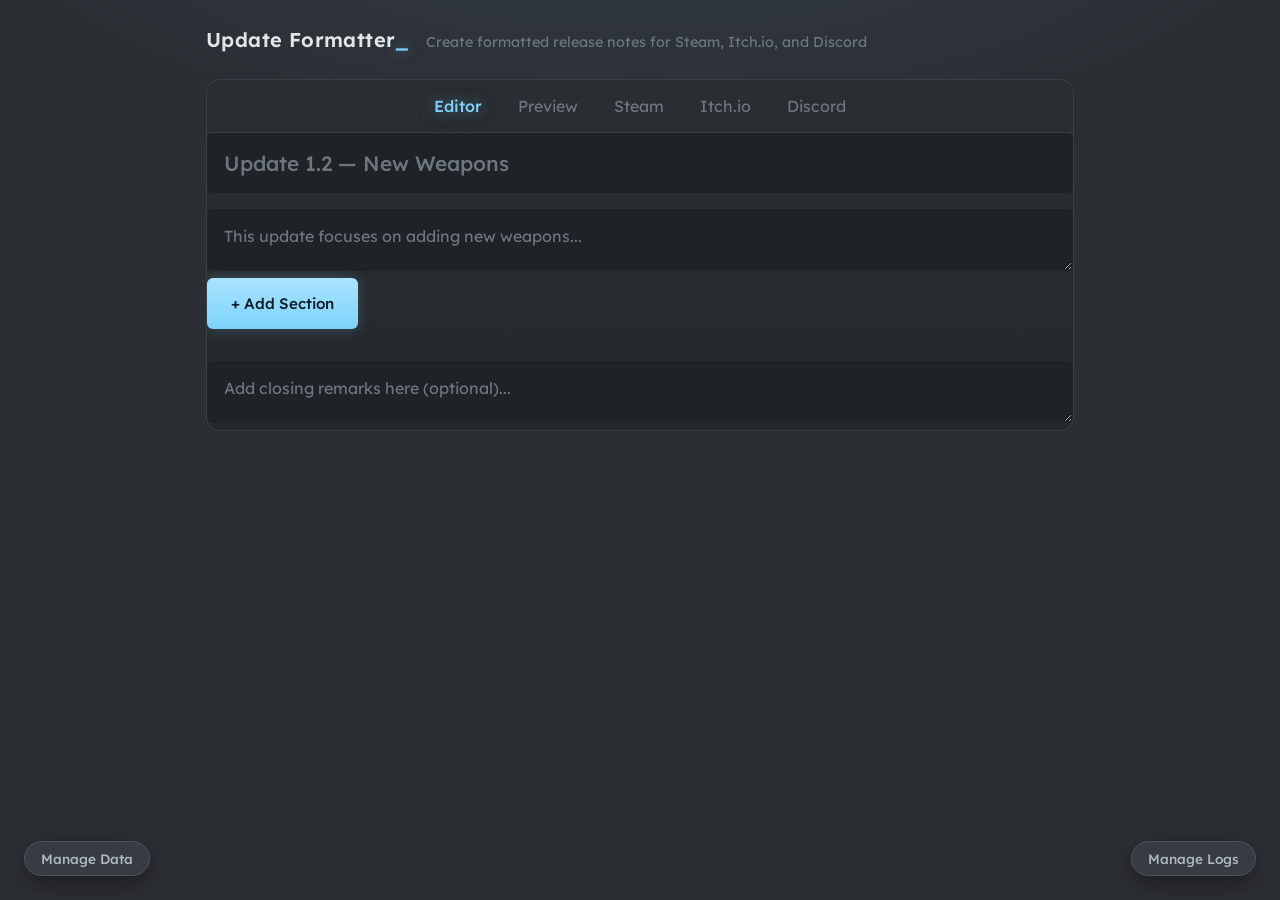
<file: UpdateFormatter.html>
<!DOCTYPE html>
<html lang="en">
<head>
    <meta charset="UTF-8">
    <meta name="viewport" content="width=device-width, initial-scale=1.0">
    <meta name="color-scheme" content="dark">
    <title>Update Formatter</title>
    <link rel="stylesheet" href="UpdateFormatter.css">
</head>
<body>
    <!-- ============================================================
         Page header
         ============================================================ -->
    <header class="page-hero">
        <h1 class="page-hero-title">Update Formatter</h1>
        <p class="page-hero-subtitle">Create formatted release notes for Steam, Itch.io, and Discord</p>
    </header>

    <main class="content">
        <!-- The tool itself: view switcher + panels share one surface
             so it reads as a single section. -->
        <section class="tool">
            <!-- ============================================================
                 View switcher — one view visible at a time; buttons map to
                 panels via data-view-btn -> data-view
                 ============================================================ -->
            <nav class="view-switcher" id="view-switcher">
                <button class="view-switcher-btn" data-view-btn="editor">Editor</button>
                <button class="view-switcher-btn" data-view-btn="preview">Preview</button>
                <button class="view-switcher-btn" data-view-btn="steam">Steam</button>
                <button class="view-switcher-btn" data-view-btn="itch">Itch.io</button>
                <button class="view-switcher-btn" data-view-btn="discord">Discord</button>
            </nav>

            <!-- ============================================================
                 Editor
                 ============================================================ -->
            <div class="content-box" data-view="editor">
                <input
                    type="text"
                    id="doc-title"
                    placeholder="Update 1.2 — New Weapons"
                    class="update-formatter-title-input"
                >
                <textarea
                    id="doc-description"
                    rows="1"
                    placeholder="This update focuses on adding new weapons..."
                    class="update-formatter-textarea"
                    data-autoresize
                ></textarea>

                <!-- Section rows are rendered here by renderSections() -->
                <div id="sections"></div>

                <button id="add-section-btn" class="update-formatter-btn update-formatter-btn-primary">
                    + Add Section
                </button>

                <textarea
                    id="doc-closer"
                    rows="1"
                    placeholder="Add closing remarks here (optional)..."
                    class="update-formatter-textarea"
                    data-autoresize
                    style="margin-top: var(--spacing-xl);"
                ></textarea>
            </div>

            <!-- ============================================================
                 Preview
                 ============================================================ -->
            <div class="content-box" data-view="preview" id="preview-box">
                <h2 class="update-formatter-preview-title">Preview</h2>
                <div id="preview"></div>
            </div>

            <!-- ============================================================
                 Outputs — one view per target site.
                 To add a new site: add a formatter in FORMATTERS below, a
                 matching panel here with data-format="<key>", and a switcher
                 button above with data-view-btn="<key>".
                 ============================================================ -->
            <div data-view="steam">
                <h2 class="section-heading">Steam Output</h2>
                <div class="content-box">
                    <div class="update-formatter-output-container">
                        <pre class="update-formatter-output-text" data-format="steam"></pre>
                        <button class="update-formatter-output-copy-btn" data-copy="steam">Copy</button>
                    </div>
                </div>
            </div>

            <div data-view="itch">
                <h2 class="section-heading">Itch.io Output</h2>
                <div class="content-box">
                    <div class="update-formatter-output-container">
                        <pre class="update-formatter-output-text" data-format="itch"></pre>
                        <button class="update-formatter-output-copy-btn" data-copy="itch">Copy</button>
                    </div>
                </div>
            </div>

            <div data-view="discord">
                <h2 class="section-heading">Discord Output</h2>
                <div class="content-box">
                    <div class="update-formatter-output-container">
                        <pre class="update-formatter-output-text" data-format="discord"></pre>
                        <button class="update-formatter-output-copy-btn" data-copy="discord">Copy</button>
                    </div>
                </div>
            </div>
        </section>
    </main>

    <!-- Floating action buttons -->
    <button id="fab-logs" class="update-formatter-fab update-formatter-fab-load" title="Switch, create, duplicate, or delete logs">Manage Logs</button>
    <button id="fab-data" class="update-formatter-fab update-formatter-fab-data" title="Export or import your data">Manage Data</button>

    <!-- ============================================================
         Logs modal — switch between, duplicate, and delete documents
         ============================================================ -->
    <dialog id="logs-modal" class="update-formatter-modal">
        <div class="update-formatter-modal-header">
            <h2 class="update-formatter-modal-title">Update Logs</h2>
            <button class="update-formatter-modal-close-btn" data-close>Close</button>
        </div>
        <div class="update-formatter-modal-centered">
            <button id="new-log-btn" class="update-formatter-modal-action-btn update-formatter-modal-new-btn">
                + New Log
            </button>
        </div>
        <div id="logs-list" class="update-formatter-archive-list"></div>
    </dialog>

    <!-- ============================================================
         Data modal — export / import
         ============================================================ -->
    <dialog id="data-modal" class="update-formatter-modal update-formatter-modal-small">
        <div class="update-formatter-modal-header">
            <h2 class="update-formatter-modal-title">Data Management</h2>
            <button class="update-formatter-modal-close-btn" data-close>Close</button>
        </div>
        <div class="update-formatter-modal-centered">
            <button id="export-btn" class="update-formatter-modal-action-btn update-formatter-modal-export-btn">
                Export Data
            </button>
            <button id="import-btn" class="update-formatter-modal-action-btn update-formatter-modal-import-btn">
                Import Data
            </button>
        </div>
    </dialog>

    <script>
    'use strict';

    /* ============================================================
     * Data model
     * ============================================================
     *
     * Everything lives under a single localStorage key as one state object:
     *
     *   {
     *       version: 2,
     *       currentId: "<uuid>",          // the document open in the editor
     *       documents: [
     *           {
     *               id: "<uuid>",
     *               createdAt: "<ISO date>",
     *               updatedAt: "<ISO date>", // bumped on every edit
     *               deletedAt: null,         // ISO date when soft-deleted
     *               title: "",
     *               description: "",
     *               closer: "",
     *               sections: [ { title: "", points: "" } ]
     *           }
     *       ]
     *   }
     *
     * Simplifications vs the old (v1) format:
     *   - No separate "current doc" blob vs "archive" array. The current
     *     document is just a document; currentId points at it. This removes
     *     the old save-before-load/new dance entirely — the current doc is
     *     always already saved in place.
     *   - Sections have no id counter. Array order IS the display order,
     *     and rows are addressed by index.
     *   - A single deletedAt timestamp replaces the old deleted/deletedAt
     *     dual flags. Deleted docs are kept as tombstones (see CloudSync
     *     notes at the bottom) but never shown.
     *   - The list name is derived from the title instead of being stored
     *     as a separate "name" field that could drift out of sync.
     */

    const STORAGE_KEY = 'updateFormatterData.v2';

    // Old (v1) keys, read once for migration. They are left untouched
    // afterwards so they act as a backup of the pre-rewrite data.
    const V1_CURRENT_KEY = 'releaseToolData';
    const V1_ARCHIVE_KEY = 'releaseToolArchive';

    let state = null; // set by init()

    /* ============================================================
     * Small helpers
     * ============================================================ */

    const $ = (selector) => document.querySelector(selector);

    const newId = () =>
        crypto.randomUUID ? crypto.randomUUID() : String(Date.now() + Math.random());

    const now = () => new Date().toISOString();

    // Split a points textarea into clean, non-empty lines.
    const splitPoints = (points) =>
        (points || '').split('\n').map(p => p.trim()).filter(Boolean);

    // Strip emoji from section titles (Steam BBCode doesn't render them well).
    const stripEmoji = (text) =>
        (text || '').replace(/[\p{Emoji_Presentation}\p{Extended_Pictographic}]/gu, '').trim();

    const hasContent = (doc) =>
        Boolean(
            (doc.title || '').trim() ||
            (doc.description || '').trim() ||
            (doc.closer || '').trim() ||
            (doc.sections || []).some(s => (s.title || '').trim() || (s.points || '').trim())
        );

    const makeDoc = () => ({
        id: newId(),
        createdAt: now(),
        updatedAt: now(),
        deletedAt: null,
        title: '',
        description: '',
        closer: '',
        sections: []
    });

    // The document currently open in the editor. init() guarantees this
    // always resolves to a live document.
    const currentDoc = () => state.documents.find(d => d.id === state.currentId);

    // Non-deleted documents, newest first — what the Logs modal shows.
    const visibleDocs = () =>
        state.documents
            .filter(d => !d.deletedAt)
            .sort((a, b) => new Date(b.updatedAt) - new Date(a.updatedAt));

    /* ============================================================
     * Storage layer
     * ============================================================
     * All localStorage access goes through these two functions plus
     * migrateV1(). Cloud sync, when added, should hook in here — see the
     * CloudSync notes at the bottom of this file.
     */

    let saveTimeout = null;

    // Debounced write of the whole state object.
    function persist() {
        clearTimeout(saveTimeout);
        saveTimeout = setTimeout(() => {
            localStorage.setItem(STORAGE_KEY, JSON.stringify(state));
        }, 300);
    }

    function loadState() {
        try {
            const parsed = JSON.parse(localStorage.getItem(STORAGE_KEY));
            if (parsed && parsed.version === 2 && Array.isArray(parsed.documents)) {
                return parsed;
            }
        } catch {
            // Corrupt state — fall through and start fresh (or migrate).
        }
        return null;
    }

    // One-time conversion of the old React app's localStorage data into the
    // v2 format. Only runs when no v2 state exists yet.
    function migrateV1() {
        let archive = [];
        let current = null;
        try { archive = JSON.parse(localStorage.getItem(V1_ARCHIVE_KEY)) || []; } catch { /* ignore */ }
        try { current = JSON.parse(localStorage.getItem(V1_CURRENT_KEY)); } catch { /* ignore */ }
        if (archive.length === 0 && !current) return null;

        const migrated = {
            version: 2,
            currentId: null,
            documents: archive.map(entry => ({
                id: String(entry.id),
                createdAt: entry.date || now(),
                updatedAt: entry.date || now(),
                deletedAt: entry.deletedAt || (entry.deleted ? entry.date || now() : null),
                title: entry.data?.title || '',
                description: entry.data?.description || '',
                closer: entry.data?.closer || '',
                // v1 sections carried numeric ids; drop them — order is enough.
                sections: (entry.data?.sections || []).map(s => ({
                    title: s.title || '',
                    points: s.points || ''
                }))
            }))
        };

        // The v1 "current doc" either pointed at an archive entry
        // (__archiveId) or was a standalone unsaved document.
        if (current) {
            const doc = {
                ...makeDoc(),
                title: current.title || '',
                description: current.description || '',
                closer: current.closer || '',
                sections: (current.sections || []).map(s => ({
                    title: s.title || '',
                    points: s.points || ''
                }))
            };
            const existing = current.__archiveId &&
                migrated.documents.find(d => d.id === String(current.__archiveId));
            if (existing) {
                // The editor copy is the freshest version of that entry.
                Object.assign(existing, {
                    title: doc.title,
                    description: doc.description,
                    closer: doc.closer,
                    sections: doc.sections,
                    updatedAt: now(),
                    deletedAt: null
                });
                migrated.currentId = existing.id;
            } else if (hasContent(doc)) {
                migrated.documents.push(doc);
                migrated.currentId = doc.id;
            }
        }

        return migrated;
    }

    /* ============================================================
     * Document operations
     * ============================================================ */

    // Mark the current document as edited and save.
    function touch() {
        currentDoc().updatedAt = now();
        persist();
    }

    // Switch the editor to another document. If the one we're leaving is
    // completely empty it's removed outright (it never held content, so no
    // tombstone is needed) — this is what keeps empty docs out of the list.
    function switchTo(id) {
        const leaving = currentDoc();
        if (leaving && leaving.id !== id && !hasContent(leaving)) {
            state.documents = state.documents.filter(d => d.id !== leaving.id);
        }
        state.currentId = id;
        persist();
        renderAll();
    }

    function createNewLog() {
        const doc = makeDoc();
        state.documents.push(doc);
        switchTo(doc.id);
    }

    function duplicateDoc(id) {
        const source = state.documents.find(d => d.id === id);
        if (!source || source.deletedAt) return;

        const copy = structuredClone(source);
        copy.id = newId();
        copy.title = `${source.title} (Copy)`;
        copy.createdAt = now();
        copy.updatedAt = now();

        state.documents.push(copy);
        persist();
        renderLogsList();
    }

    function deleteDoc(id) {
        if (!confirm('Delete this log? This cannot be undone.')) return;

        const doc = state.documents.find(d => d.id === id);
        if (doc && !doc.deletedAt) {
            doc.deletedAt = now();
            doc.updatedAt = doc.deletedAt;
        }

        // If the open document was deleted, move to the newest remaining
        // one, or a fresh empty document if none are left.
        if (state.currentId === id) {
            const next = visibleDocs()[0];
            if (next) {
                switchTo(next.id);
            } else {
                createNewLog();
            }
        } else {
            persist();
            renderLogsList();
        }
    }

    /* ============================================================
     * Formatters
     * ============================================================
     * Pure functions: document in, paste-ready string out. Adding a new
     * target site means adding one entry here plus an output pane in the
     * HTML with matching data-format / data-copy attributes.
     */

    const FORMATTERS = {
        // Steam announcement (BBCode). Steam has its own title field, so the
        // title is omitted from the body. Emoji are stripped from section
        // titles because Steam renders them poorly.
        steam(doc) {
            const lines = [doc.description, ''];
            doc.sections.forEach(section => {
                lines.push(`[b]${stripEmoji(section.title)}[/b]`, '[list]');
                splitPoints(section.points).forEach(p => lines.push(`[*] ${p}`));
                lines.push('[/list]', '');
            });
            if (doc.closer.trim()) lines.push(doc.closer);
            return lines.join('\n');
        },

        // Itch.io devlog (Markdown — enable "Prefer Markdown input where
        // available" in itch.io account settings). Like Steam, a devlog post
        // has its own title field, so the title is omitted from the body.
        // Emoji are kept; itch renders them fine.
        itch(doc) {
            const lines = [doc.description, ''];
            doc.sections.forEach(section => {
                lines.push(`## ${section.title}`, '');
                splitPoints(section.points).forEach(p => lines.push(`- ${p}`));
                lines.push('');
            });
            if (doc.closer.trim()) lines.push(doc.closer);
            return lines.join('\n');
        },

        // Discord message (Markdown). The title is included and bolded since
        // a chat message has no separate title field. Sections are divided
        // by horizontal rules, except before the closer.
        discord(doc) {
            const lines = [`**${doc.title}**`, '', doc.description, '', '---'];
            doc.sections.forEach((section, index) => {
                lines.push(`**${section.title}**`);
                splitPoints(section.points).forEach(p => lines.push(`- ${p}`));
                // Only add a separator if this isn't the last section, or if
                // there's no closer to end on.
                if (index < doc.sections.length - 1 || !doc.closer.trim()) {
                    lines.push('', '---');
                } else {
                    lines.push('');
                }
            });
            if (doc.closer.trim()) lines.push(doc.closer);
            return lines.join('\n');
        }
    };

    /* ============================================================
     * Rendering
     * ============================================================
     * Two tiers to avoid stealing focus while typing:
     *   - renderDerived(): preview + output panes. Runs on every keystroke;
     *     never touches the editor inputs.
     *   - renderSections()/renderAll(): rebuilds editor inputs. Only runs on
     *     structural changes (add/move/remove section, switching documents).
     */

    function autoResize(textarea) {
        textarea.style.height = 'auto';
        textarea.style.height = `${textarea.scrollHeight + 4}px`;
    }

    // Rebuild the editable section rows from the current document.
    function renderSections() {
        const doc = currentDoc();
        const container = $('#sections');
        container.replaceChildren();

        doc.sections.forEach((section, index) => {
            const row = document.createElement('div');
            row.className = 'update-formatter-section';
            row.dataset.index = index;
            row.innerHTML = `
                <div class="update-formatter-section-content">
                    <div class="update-formatter-section-inputs">
                        <input type="text" class="update-formatter-section-title-input"
                               data-field="title" placeholder="e.g. 🚀 Launch Content Highlights">
                        <textarea class="update-formatter-section-points-textarea" rows="1"
                                  data-field="points" data-autoresize
                                  placeholder="Bullet point 1&#10;Bullet point 2"></textarea>
                    </div>
                    <div class="update-formatter-section-controls">
                        <button class="update-formatter-btn update-formatter-btn-move" data-action="up">↑</button>
                        <button class="update-formatter-btn update-formatter-btn-move" data-action="down">↓</button>
                        <button class="update-formatter-btn update-formatter-btn-remove" data-action="remove">Remove</button>
                    </div>
                </div>`;
            // Values are set via .value (not interpolated into the HTML) so
            // user content can never be parsed as markup.
            row.querySelector('[data-field="title"]').value = section.title;
            const points = row.querySelector('[data-field="points"]');
            points.value = section.points;
            container.appendChild(row);
            autoResize(points);
        });
    }

    // Rebuild the read-only preview. Everything is inserted via textContent,
    // so user input is never interpreted as HTML.
    function renderPreview() {
        const doc = currentDoc();
        const preview = $('#preview');
        preview.replaceChildren();

        const add = (tag, className, text) => {
            const el = document.createElement(tag);
            if (className) el.className = className;
            el.textContent = text;
            preview.appendChild(el);
            return el;
        };

        if (!hasContent(doc)) {
            add('p', 'update-formatter-preview-empty',
                'Nothing to preview yet — add some content in the Editor.');
            return;
        }

        if (doc.title) add('h2', null, doc.title);
        if (doc.description) add('p', null, doc.description);

        doc.sections.forEach(section => {
            add('h3', 'update-formatter-preview-section-title', section.title);
            const list = document.createElement('ul');
            list.className = 'update-formatter-preview-list';
            splitPoints(section.points).forEach(point => {
                const item = document.createElement('li');
                item.className = 'update-formatter-preview-list-item';
                item.textContent = point;
                list.appendChild(item);
            });
            preview.appendChild(list);
        });

        if (doc.closer) add('p', 'update-formatter-preview-closer', doc.closer);
    }

    // Preview + output panes; safe to run on every keystroke.
    function renderDerived() {
        const doc = currentDoc();
        renderPreview();
        document.querySelectorAll('[data-format]').forEach(pane => {
            pane.textContent = FORMATTERS[pane.dataset.format](doc);
        });
    }

    function renderLogsList() {
        const list = $('#logs-list');
        list.replaceChildren();
        const docs = visibleDocs();

        if (docs.length === 0 || (docs.length === 1 && !hasContent(docs[0]))) {
            const empty = document.createElement('p');
            empty.className = 'update-formatter-archive-empty';
            empty.textContent = 'No logs yet.';
            list.appendChild(empty);
            return;
        }

        docs.forEach(doc => {
            // Don't list a brand-new empty document — it only becomes a
            // "real" log once something is typed into it.
            if (!hasContent(doc)) return;

            const isCurrent = doc.id === state.currentId;
            const item = document.createElement('div');
            item.className = 'update-formatter-archive-item';
            item.innerHTML = `
                <div class="update-formatter-archive-item-info">
                    <span class="update-formatter-archive-item-name"></span>
                    <span class="update-formatter-archive-item-date">
                        ${new Date(doc.updatedAt).toLocaleString()}
                        ${isCurrent ? '<span class="update-formatter-archive-item-current">(Current)</span>' : ''}
                    </span>
                </div>
                <div class="update-formatter-archive-item-actions">
                    <button class="update-formatter-archive-btn update-formatter-archive-btn-load"
                            data-action="load" ${isCurrent ? 'disabled' : ''}>Load</button>
                    <button class="update-formatter-archive-btn update-formatter-archive-btn-duplicate"
                            data-action="duplicate">Duplicate</button>
                    <button class="update-formatter-archive-btn update-formatter-archive-btn-delete"
                            data-action="delete">Delete</button>
                </div>`;
            item.dataset.id = doc.id;
            // Title via textContent — see renderSections() note.
            item.querySelector('.update-formatter-archive-item-name').textContent =
                doc.title.trim() || 'Untitled';
            list.appendChild(item);
        });
    }

    // Show one view (editor / preview / one of the outputs) and hide the
    // rest. Buttons and panels are matched by data-view-btn -> data-view.
    function setView(view) {
        document.querySelectorAll('[data-view]').forEach(panel => {
            panel.hidden = panel.dataset.view !== view;
        });
        document.querySelectorAll('[data-view-btn]').forEach(btn => {
            btn.classList.toggle('active', btn.dataset.viewBtn === view);
        });
        // Textareas can't measure their content while hidden, so re-run
        // auto-resize whenever the editor becomes visible.
        if (view === 'editor') {
            document.querySelectorAll('textarea[data-autoresize]').forEach(autoResize);
        }
    }

    // Full re-render: editor fields + everything derived.
    function renderAll() {
        const doc = currentDoc();
        $('#doc-title').value = doc.title;
        $('#doc-description').value = doc.description;
        $('#doc-closer').value = doc.closer;
        autoResize($('#doc-description'));
        autoResize($('#doc-closer'));
        renderSections();
        renderDerived();
    }

    /* ============================================================
     * Export / Import
     * ============================================================ */

    function exportData() {
        const payload = {
            version: 2,
            exportedAt: now(),
            documents: state.documents
        };
        const blob = new Blob([JSON.stringify(payload, null, 2)], { type: 'application/json' });
        const url = URL.createObjectURL(blob);
        const a = document.createElement('a');
        a.href = url;
        a.download = `${now().split('T')[0]} update-formatter.json`;
        a.click();
        URL.revokeObjectURL(url);
        $('#data-modal').close();
    }

    // Merge documents from an export file into the local state. Accepts both
    // the v2 format ({ documents }) and old v1 exports ({ current, archive }).
    // Documents whose id already exists locally are skipped.
    function importData(file) {
        const reader = new FileReader();
        reader.onload = (e) => {
            try {
                const data = JSON.parse(e.target.result);
                let incoming = [];

                if (Array.isArray(data.documents)) {
                    // v2 export
                    incoming = data.documents;
                } else if (Array.isArray(data.archive)) {
                    // v1 export — reuse the migration converter by feeding it
                    // through the same shape mapping.
                    incoming = data.archive.map(entry => ({
                        id: String(entry.id),
                        createdAt: entry.date || now(),
                        updatedAt: entry.date || now(),
                        deletedAt: entry.deletedAt || (entry.deleted ? entry.date || now() : null),
                        title: entry.data?.title || '',
                        description: entry.data?.description || '',
                        closer: entry.data?.closer || '',
                        sections: (entry.data?.sections || []).map(s => ({
                            title: s.title || '',
                            points: s.points || ''
                        }))
                    }));
                } else {
                    throw new Error('Unrecognized file format.');
                }

                // v1 exports also carried the unsaved editor document; bring
                // it in as its own log if it isn't already in the archive.
                if (!Array.isArray(data.documents) && data.current &&
                    !data.current.__archiveId && hasContent(data.current)) {
                    incoming.push({
                        ...makeDoc(),
                        title: data.current.title || '',
                        description: data.current.description || '',
                        closer: data.current.closer || '',
                        sections: (data.current.sections || []).map(s => ({
                            title: s.title || '',
                            points: s.points || ''
                        }))
                    });
                }

                let added = 0;
                incoming.forEach(doc => {
                    if (!state.documents.some(d => d.id === doc.id) && hasContent(doc)) {
                        state.documents.push(doc);
                        added++;
                    }
                });

                persist();
                renderLogsList();
                alert(`Import complete. ${added} log(s) added.`);
            } catch (err) {
                alert(`Failed to import data: ${err.message}`);
            }
        };
        reader.readAsText(file);
        $('#data-modal').close();
    }

    /* ============================================================
     * Cloud sync (NOT IMPLEMENTED — seam for the future)
     * ============================================================
     * The old Supabase sync was removed, but the data model keeps
     * everything a future implementation needs:
     *
     *   - Each document has a stable id, an updatedAt timestamp, and a
     *     deletedAt tombstone, which together support a simple merge:
     *       * unknown id            -> copy across
     *       * both sides have id    -> newer updatedAt wins
     *       * deletedAt set         -> deletion wins over edits
     *   - Tombstoned documents are retained locally (never shown), so a
     *     deletion can propagate to other devices before being pruned.
     *   - All persistence goes through persist()/loadState(), so a sync
     *     engine can piggyback on persist() to schedule pushes, and merge
     *     remote data by rewriting `state` and calling renderAll().
     *
     * Implement by filling in pull()/push() and calling them from init()
     * and persist() respectively.
     */
    const CloudSync = {
        async pull() { /* fetch remote documents and merge into state */ },
        async push() { /* upload state.documents to the remote store */ }
    };

    /* ============================================================
     * Event wiring
     * ============================================================ */

    function bindEvents() {
        // --- View switcher ---
        $('#view-switcher').addEventListener('click', (e) => {
            const view = e.target.dataset.viewBtn;
            if (view) setView(view);
        });

        // --- Top-level fields (input events update state; derived views
        //     re-render, but the inputs themselves are left alone) ---
        $('#doc-title').addEventListener('input', (e) => {
            currentDoc().title = e.target.value;
            touch();
            renderDerived();
        });
        $('#doc-description').addEventListener('input', (e) => {
            currentDoc().description = e.target.value;
            touch();
            renderDerived();
        });
        $('#doc-closer').addEventListener('input', (e) => {
            currentDoc().closer = e.target.value;
            touch();
            renderDerived();
        });

        // Auto-resize any textarea marked with data-autoresize (delegated so
        // it also covers section rows created later).
        document.addEventListener('input', (e) => {
            if (e.target.matches('textarea[data-autoresize]')) autoResize(e.target);
        });

        // --- Sections (delegated to the container; rows carry their index) ---
        $('#add-section-btn').addEventListener('click', () => {
            currentDoc().sections.push({ title: '', points: '' });
            touch();
            renderSections();
            renderDerived();
            // Put the cursor in the new section's title.
            const rows = $('#sections').children;
            rows[rows.length - 1].querySelector('input').focus();
        });

        $('#sections').addEventListener('input', (e) => {
            const row = e.target.closest('.update-formatter-section');
            const field = e.target.dataset.field;
            if (!row || !field) return;
            currentDoc().sections[Number(row.dataset.index)][field] = e.target.value;
            touch();
            renderDerived();
        });

        $('#sections').addEventListener('click', (e) => {
            const action = e.target.dataset.action;
            const row = e.target.closest('.update-formatter-section');
            if (!action || !row) return;

            const sections = currentDoc().sections;
            const index = Number(row.dataset.index);

            if (action === 'remove') {
                if (!confirm('Remove this section? This cannot be undone.')) return;
                sections.splice(index, 1);
            } else {
                const target = action === 'up' ? index - 1 : index + 1;
                if (target < 0 || target >= sections.length) return;
                [sections[index], sections[target]] = [sections[target], sections[index]];
            }
            touch();
            renderSections();
            renderDerived();
        });

        // --- Copy buttons ---
        document.querySelectorAll('[data-copy]').forEach(btn => {
            btn.addEventListener('click', async () => {
                const text = FORMATTERS[btn.dataset.copy](currentDoc());
                try {
                    await navigator.clipboard.writeText(text);
                    // Brief inline confirmation instead of an alert.
                    btn.textContent = 'Copied!';
                    setTimeout(() => { btn.textContent = 'Copy'; }, 1500);
                } catch (err) {
                    alert(`Failed to copy: ${err.message}`);
                }
            });
        });

        // --- Modals (native <dialog>; Esc closes automatically) ---
        $('#fab-logs').addEventListener('click', () => {
            renderLogsList();
            $('#logs-modal').showModal();
        });
        $('#fab-data').addEventListener('click', () => $('#data-modal').showModal());

        document.querySelectorAll('dialog').forEach(dialog => {
            dialog.querySelector('[data-close]').addEventListener('click', () => dialog.close());
            // Clicking the backdrop closes the dialog (the backdrop is the
            // dialog element itself; clicks on children hit other targets).
            dialog.addEventListener('click', (e) => {
                if (e.target === dialog) dialog.close();
            });
        });

        // --- Logs modal actions ---
        $('#new-log-btn').addEventListener('click', () => {
            createNewLog();
            setView('editor'); // a fresh log starts with typing
            $('#logs-modal').close();
        });

        $('#logs-list').addEventListener('click', (e) => {
            const action = e.target.dataset.action;
            const item = e.target.closest('.update-formatter-archive-item');
            if (!action || !item) return;
            const id = item.dataset.id;

            if (action === 'load') {
                switchTo(id);
                $('#logs-modal').close();
            } else if (action === 'duplicate') {
                duplicateDoc(id);
            } else if (action === 'delete') {
                deleteDoc(id);
                renderLogsList();
            }
        });

        // --- Data modal actions ---
        $('#export-btn').addEventListener('click', exportData);
        $('#import-btn').addEventListener('click', () => {
            const input = document.createElement('input');
            input.type = 'file';
            input.accept = '.json';
            input.onchange = () => input.files[0] && importData(input.files[0]);
            input.click();
        });

        // Flush any pending debounced save before the page unloads.
        window.addEventListener('beforeunload', () => {
            clearTimeout(saveTimeout);
            localStorage.setItem(STORAGE_KEY, JSON.stringify(state));
        });
    }

    /* ============================================================
     * Init
     * ============================================================ */

    function init() {
        // Load v2 state, or migrate v1 data, or start fresh.
        state = loadState() || migrateV1() || { version: 2, currentId: null, documents: [] };

        // Guarantee there is always a valid current document to edit.
        const current = state.documents.find(d => d.id === state.currentId && !d.deletedAt);
        if (!current) {
            const fallback = visibleDocs()[0] || makeDoc();
            if (!state.documents.includes(fallback)) state.documents.push(fallback);
            state.currentId = fallback.id;
        }

        persist();
        bindEvents();
        renderAll();
        setView('editor');
    }

    init();
    </script>
</body>
</html>
</file>
<file: UpdateFormatter.css>
/* UpdateFormatter Styles
 *
 * Standalone stylesheet. All design tokens are defined on :root below using
 * the same variable names as the main site, so this file works on its own
 * AND can be themed by loading it after a site stylesheet that defines the
 * same variables (later definitions win).
 *
 * Design notes (monkeytype-inspired, function first):
 *   - ONE accent color (--color-primary, ice blue). It marks whatever
 *     matters right now: the active view, the main action of each screen,
 *     focus, and the current log. Nothing else is allowed to use it.
 *   - Everything else is a cool gray ramp. Secondary controls are quiet
 *     gray "ghost" buttons that only speak up on hover; destructive actions
 *     stay gray too and merely turn red on hover, so the page never looks
 *     busy.
 *   - Dark, but mid-dark: gray canvas rather than black, bright cool-white
 *     text for contrast — easy on the eyes without being sleepy.
 *   - Glow is the emphasis multiplier: a faint ambient wash behind the
 *     page, and a soft halo on accent actions and focused fields. Always
 *     subtle, never neon.
 *   - Fonts: Lexend Deca for UI (built for reading ease), JetBrains Mono
 *     for the paste-ready output panes.
 */

@import url("https://fonts.googleapis.com/css2?family=Lexend+Deca:wght@300;400;500;600&family=JetBrains+Mono:wght@400;500&display=swap");

/* ============================================================
 * Design tokens
 * ============================================================ */
:root {
  /* The single emphasis color — and the dark ink used on top of it.
     * --color-primary-rgb exists so glows can be built as rgba() tints. */
  --color-primary: #7dd3fc;
  --color-primary-bright: #a9e4ff; /* gradient top edge on accent buttons */
  --color-primary-rgb: 125, 211, 252;
  --color-on-primary: #0e1b24;

  /* Only non-gray besides the accent; used solely for destructive hover. */
  --color-error: #d95d69;

  /* Cool gray ramp (darkest to lightest) */
  --color-bg-page: #2b2e33; /* canvas */
  --color-bg-primary: #26292d; /* cards, modals */
  --color-bg-secondary: #1f2226; /* inputs, section rows, output panes */
  --color-bg-raised: #383c42; /* ghost buttons */
  --color-bg-raised-hover: #444951;
  --color-bg-overlay: rgba(0, 0, 0, 0.65);

  --color-text-primary: #e3e6e9; /* bright cool-white */
  --color-text-secondary: #aeb6be;
  --color-text-muted: #6d757e;

  --color-border-light: #3a3f45;
  --color-border-medium: #4c535b;

  /* Glow + gradients — the only decoration in the system. Keep faint. */
  --glow-primary: 0 0 14px rgba(var(--color-primary-rgb), 0.25);
  --glow-focus: 0 0 0 3px rgba(var(--color-primary-rgb), 0.12);
  --gradient-card: linear-gradient(180deg, #2a2d32 0%, #25282c 100%);
  --gradient-primary: linear-gradient(
    180deg,
    var(--color-primary-bright) 0%,
    var(--color-primary) 100%
  );

  /* Spacing */
  --spacing-xs: 0.25rem;
  --spacing-sm: 0.5rem;
  --spacing-md: 1rem;
  --spacing-lg: 1.5rem;
  --spacing-xl: 2rem;

  /* Radii */
  --radius-md: 6px;
  --radius-lg: 10px;
  --radius-xl: 14px;

  /* Shadows */
  --shadow-lg: 0 8px 24px rgba(0, 0, 0, 0.35);
  --shadow-xl: 0 16px 48px rgba(0, 0, 0, 0.5);

  /* Misc */
  --transition-normal: all 0.15s ease;
  --z-fixed: 100;

  /* Fonts */
  --font-ui: "Lexend Deca", system-ui, sans-serif;
  --font-mono: "JetBrains Mono", ui-monospace, monospace;
}

/* ============================================================
 * Page layout (replaces the old Navbar/PageHero/Content/ContentBox
 * React components with plain elements)
 * ============================================================ */
* {
  box-sizing: border-box;
}

body {
  margin: 0;
  /* Faint ambient accent glow bleeding in from the top of the canvas. */
  background: radial-gradient(
      ellipse 80% 40% at 50% -10%,
      rgba(var(--color-primary-rgb), 0.07),
      transparent 70%
    )
    var(--color-bg-page);
  background-attachment: fixed;
  color: var(--color-text-primary);
  font-family: var(--font-ui);
  font-weight: 400; /* 300 reads too thin on dark backgrounds */
  line-height: 1.55;
}

/* The accent owns emphasis, including text selection and focus. */
::selection {
  background: var(--color-primary);
  color: var(--color-on-primary);
}

:focus-visible {
  outline: 2px solid var(--color-primary);
  outline-offset: 2px;
}

/* Quiet scrollbars that match the theme. */
* {
  scrollbar-width: thin;
  scrollbar-color: var(--color-border-medium) transparent;
}

/* The header is a wordmark bar, not part of the tool: title sits to the
 * side like a logo, subtitle trails it in muted text. */
.page-hero {
  display: flex;
  align-items: baseline;
  gap: var(--spacing-md);
  flex-wrap: wrap;
  max-width: 900px;
  margin: 0 auto;
  padding: var(--spacing-lg) var(--spacing-md);
}

.page-hero-title {
  margin: 0;
  font-size: 1.25rem;
  font-weight: 600;
  letter-spacing: 0.02em;
}

/* A single accent mark on the wordmark — the page's one decoration. */
.page-hero-title::after {
  content: "_";
  color: var(--color-primary);
  text-shadow: 0 0 12px rgba(var(--color-primary-rgb), 0.6);
}

.page-hero-subtitle {
  margin: 0;
  font-size: 0.9rem;
  color: var(--color-text-muted);
}

.content {
  max-width: 900px;
  margin: 0 auto;
  padding: 0 var(--spacing-md) 6rem; /* bottom padding clears the corner buttons */
}

.content-box {
  background: var(--gradient-card);
  border: 1px solid var(--color-border-light);
  border-radius: var(--radius-xl);
  padding: var(--spacing-lg);
  margin-bottom: var(--spacing-xl);
}

.section-heading {
  margin: 0 0 var(--spacing-sm);
  font-size: 0.8rem;
  font-weight: 500;
  color: var(--color-text-secondary);
  text-transform: uppercase;
  letter-spacing: 0.12em;
}

/* View panels are toggled with the hidden attribute; make sure no display
 * rule can override it. */
[hidden] {
  display: none !important;
}

/* ============================================================
 * Tool container — the switcher and all its panels share ONE card
 * surface, so tabs + content clearly read as a single section.
 * ============================================================ */
.tool {
  background: var(--gradient-card);
  border: 1px solid var(--color-border-light);
  border-radius: var(--radius-xl);
  margin-bottom: var(--spacing-xl);
  overflow: clip; /* keep children inside the rounded corners */
}

/* Panels supply the surface padding themselves. */
.tool > [data-view] {
  padding: var(--spacing-lg);
}

/* Inside the tool, the old standalone card chrome is neutralized —
 * the .tool surface replaces it. */
.tool .content-box {
  background: none;
  border: none;
  border-radius: 0;
  padding: 0;
  margin-bottom: 0;
}

/* ============================================================
 * View switcher — the tool's tab bar; the active tab is the only
 * accent-colored text on screen.
 * ============================================================ */
.view-switcher {
  display: flex;
  justify-content: center;
  gap: var(--spacing-xs);
  flex-wrap: wrap;
  padding: var(--spacing-sm) var(--spacing-md);
  border-bottom: 1px solid var(--color-border-light);
}

.view-switcher-btn {
  border: none;
  background: transparent;
  color: var(--color-text-muted);
  padding: var(--spacing-sm) var(--spacing-md);
  border-radius: var(--radius-md);
  cursor: pointer;
  font-family: inherit;
  font-size: 1rem;
  font-weight: 400;
  transition: var(--transition-normal);
}

.view-switcher-btn:hover {
  color: var(--color-text-primary);
}

.view-switcher-btn.active {
  color: var(--color-primary);
  font-weight: 500;
  text-shadow: 0 0 16px rgba(var(--color-primary-rgb), 0.5);
}

/* ============================================================
 * Input fields — borderless wells that light up on focus, so the
 * field being edited is always obvious.
 * ============================================================ */
.update-formatter-title-input {
  width: 100%;
  padding: var(--spacing-md);
  border: 1px solid transparent;
  border-radius: var(--radius-md);
  font-family: inherit;
  font-size: 1.3rem;
  font-weight: 500;
  background-color: var(--color-bg-secondary);
  color: var(--color-text-primary);
  margin-bottom: var(--spacing-md);
  transition: var(--transition-normal);
}

.update-formatter-textarea {
  width: 100%;
  padding: var(--spacing-md);
  border: 1px solid transparent;
  border-radius: var(--radius-md);
  font-size: 1rem;
  background-color: var(--color-bg-secondary);
  color: var(--color-text-primary);
  resize: vertical;
  min-height: 60px;
  font-family: inherit;
  transition: var(--transition-normal);
}

input::placeholder,
textarea::placeholder {
  color: var(--color-text-muted);
}

input:focus,
textarea:focus {
  outline: none;
  border-color: var(--color-primary);
  box-shadow: var(--glow-focus);
}

/* ============================================================
 * Section (editor rows)
 * ============================================================ */
.update-formatter-section {
  background-color: var(--color-bg-secondary);
  padding: var(--spacing-md);
  border-radius: var(--radius-lg);
  margin-bottom: var(--spacing-md);
  border: 1px solid var(--color-border-light);
}

.update-formatter-section-content {
  display: flex;
  gap: var(--spacing-md);
  align-items: flex-start;
}

.update-formatter-section-inputs {
  flex-grow: 1;
  min-width: 0;
}

/* Nested inputs sit on a darker well so they still read as fields. */
.update-formatter-section-title-input {
  width: 100%;
  padding: var(--spacing-sm);
  border: 1px solid transparent;
  border-radius: var(--radius-md);
  font-family: inherit;
  font-size: 1rem;
  font-weight: 500;
  background-color: var(--color-bg-primary);
  color: var(--color-text-primary);
  margin-bottom: var(--spacing-sm);
  transition: var(--transition-normal);
}

.update-formatter-section-points-textarea {
  width: 100%;
  padding: var(--spacing-sm);
  border: 1px solid transparent;
  border-radius: var(--radius-md);
  font-size: 0.9rem;
  background-color: var(--color-bg-primary);
  color: var(--color-text-primary);
  resize: vertical;
  min-height: 60px;
  font-family: inherit;
  transition: var(--transition-normal);
}

.update-formatter-section-controls {
  display: flex;
  flex-direction: column;
  gap: var(--spacing-sm);
  flex-shrink: 0;
}

/* Stack controls under the inputs on narrow screens */
@media (max-width: 600px) {
  .update-formatter-section-content {
    flex-direction: column;
  }
  .update-formatter-section-controls {
    flex-direction: row;
  }
}

/* ============================================================
 * Buttons
 *   .update-formatter-btn          quiet gray ghost (the default)
 *   .update-formatter-btn-primary  the ONE accent action per screen
 * ============================================================ */
.update-formatter-btn {
  border: none;
  padding: var(--spacing-sm) var(--spacing-lg);
  border-radius: var(--radius-md);
  cursor: pointer;
  font-family: inherit;
  font-size: 0.95rem;
  font-weight: 400;
  background-color: var(--color-bg-raised);
  color: var(--color-text-secondary);
  transition: var(--transition-normal);
}

.update-formatter-btn:hover {
  background-color: var(--color-bg-raised-hover);
  color: var(--color-text-primary);
}

.update-formatter-btn-primary {
  background: var(--gradient-primary);
  color: var(--color-on-primary);
  font-weight: 500;
  padding: var(--spacing-md) var(--spacing-lg);
  box-shadow: var(--glow-primary);
}

.update-formatter-btn-primary:hover {
  background: var(--gradient-primary);
  color: var(--color-on-primary);
  filter: brightness(1.08);
}

.update-formatter-btn-move {
  padding: var(--spacing-xs) var(--spacing-sm);
  font-size: 0.9rem;
  min-width: 60px;
}

/* Destructive stays gray until you commit to it. */
.update-formatter-btn-remove {
  padding: var(--spacing-xs) var(--spacing-sm);
  font-size: 0.9rem;
  min-width: 60px;
}

.update-formatter-btn-remove:hover {
  background-color: var(--color-error);
  color: var(--color-text-primary);
}

/* ============================================================
 * Preview section
 * ============================================================ */
.update-formatter-preview-title {
  margin-top: 0;
  margin-bottom: var(--spacing-lg);
  font-weight: 500;
  color: var(--color-text-secondary);
  font-size: 1.1rem;
}

.update-formatter-preview-section-title {
  margin-top: var(--spacing-lg);
  margin-bottom: var(--spacing-sm);
  font-weight: 500;
}

.update-formatter-preview-list {
  padding-left: var(--spacing-xl);
  margin: 0;
}

.update-formatter-preview-list-item {
  margin-bottom: var(--spacing-xs);
}

.update-formatter-preview-list-item::marker {
  color: var(--color-text-muted);
}

.update-formatter-preview-closer {
  margin-top: var(--spacing-lg);
}

.update-formatter-preview-empty {
  color: var(--color-text-muted);
  text-align: center;
}

/* ============================================================
 * Output panes — mono text well; Copy is the accent action here.
 * ============================================================ */
.update-formatter-output-container {
  background-color: var(--color-bg-secondary);
  color: var(--color-text-primary);
  padding: var(--spacing-lg);
  border-radius: var(--radius-lg);
  border: 1px solid var(--color-border-light);
  position: relative;
  min-height: 100px;
}

.update-formatter-output-text {
  margin: 0;
  font-family: var(--font-mono);
  font-size: 0.9rem;
  line-height: 1.6;
  white-space: pre-wrap;
  word-break: break-word;
}

.update-formatter-output-copy-btn {
  position: absolute;
  top: var(--spacing-md);
  right: var(--spacing-md);
  background: var(--gradient-primary);
  color: var(--color-on-primary);
  border: none;
  padding: var(--spacing-xs) var(--spacing-md);
  border-radius: var(--radius-md);
  cursor: pointer;
  font-family: inherit;
  font-size: 0.9rem;
  font-weight: 500;
  box-shadow: var(--glow-primary);
  transition: var(--transition-normal);
}

.update-formatter-output-copy-btn:hover {
  filter: brightness(1.08);
}

/* ============================================================
 * Floating action buttons — quiet gray pills; utilities, not headlines.
 * ============================================================ */
.update-formatter-fab {
  position: fixed;
  z-index: var(--z-fixed);
  border-radius: 999px;
  padding: var(--spacing-sm) var(--spacing-md);
  display: flex;
  align-items: center;
  justify-content: center;
  font-family: inherit;
  font-size: 0.85rem;
  font-weight: 500;
  box-shadow: var(--shadow-lg);
  border: 1px solid var(--color-border-medium);
  cursor: pointer;
  background-color: var(--color-bg-raised);
  color: var(--color-text-secondary);
  transition: var(--transition-normal);
}

.update-formatter-fab:hover {
  color: var(--color-primary);
  border-color: var(--color-primary);
  box-shadow: var(--shadow-lg), var(--glow-primary);
}

.update-formatter-fab-load {
  bottom: 24px;
  right: 24px;
}

.update-formatter-fab-data {
  bottom: 24px;
  left: 24px;
}

/* ============================================================
 * Modals (native <dialog> elements)
 * ============================================================ */
.update-formatter-modal {
  background: var(--gradient-card);
  color: var(--color-text-primary);
  width: 95%;
  max-width: 700px;
  max-height: 80vh;
  overflow-y: auto;
  border-radius: var(--radius-xl);
  box-shadow: var(--shadow-xl);
  padding: var(--spacing-lg) var(--spacing-xl) var(--spacing-xl);
  border: 1px solid var(--color-border-medium);
}

.update-formatter-modal::backdrop {
  background: var(--color-bg-overlay);
}

.update-formatter-modal-small {
  max-width: 600px;
}

.update-formatter-modal-header {
  display: flex;
  justify-content: space-between;
  align-items: center;
  margin-bottom: var(--spacing-lg);
  padding-bottom: var(--spacing-md);
  border-bottom: 1px solid var(--color-border-light);
}

.update-formatter-modal-title {
  margin: 0;
  font-size: 1.2rem;
  font-weight: 500;
}

.update-formatter-modal-close-btn {
  background: transparent;
  color: var(--color-text-muted);
  border: none;
  padding: var(--spacing-sm) var(--spacing-md);
  border-radius: var(--radius-md);
  cursor: pointer;
  font-family: inherit;
  font-size: 0.95rem;
  transition: var(--transition-normal);
}

.update-formatter-modal-close-btn:hover {
  color: var(--color-text-primary);
  background: var(--color-bg-raised);
}

.update-formatter-modal-centered {
  text-align: center;
  margin-bottom: var(--spacing-lg);
  display: flex;
  justify-content: center;
  gap: var(--spacing-md);
  flex-wrap: wrap;
}

.update-formatter-modal-action-btn {
  padding: var(--spacing-md) var(--spacing-xl);
  font-family: inherit;
  font-size: 1.05rem;
  font-weight: 400;
  border-radius: var(--radius-md);
  cursor: pointer;
  transition: var(--transition-normal);
  border: none;
  background-color: var(--color-bg-raised);
  color: var(--color-text-secondary);
}

.update-formatter-modal-action-btn:hover {
  background-color: var(--color-bg-raised-hover);
  color: var(--color-text-primary);
}

/* New Log is the modal's one accent action. */
.update-formatter-modal-new-btn {
  background: var(--gradient-primary);
  color: var(--color-on-primary);
  font-weight: 500;
  box-shadow: var(--glow-primary);
}

.update-formatter-modal-new-btn:hover {
  background: var(--gradient-primary);
  color: var(--color-on-primary);
  filter: brightness(1.08);
}

/* ============================================================
 * Logs list (formerly "archive")
 * ============================================================ */
.update-formatter-archive-list {
  max-height: 400px;
  overflow-y: auto;
}

.update-formatter-archive-empty {
  color: var(--color-text-muted);
  text-align: center;
}

.update-formatter-archive-item {
  display: flex;
  align-items: center;
  justify-content: space-between;
  background: var(--color-bg-secondary);
  border: 1px solid var(--color-border-light);
  border-radius: var(--radius-md);
  padding: var(--spacing-md);
  margin-bottom: var(--spacing-sm);
  gap: var(--spacing-md);
  flex-wrap: wrap;
}

.update-formatter-archive-item-info {
  flex: 1;
  display: flex;
  flex-direction: column;
  min-width: 0;
}

.update-formatter-archive-item-name {
  font-weight: 500;
  color: var(--color-text-primary);
  margin-bottom: var(--spacing-xs);
  overflow: hidden;
  text-overflow: ellipsis;
  white-space: nowrap;
}

.update-formatter-archive-item-date {
  font-size: 0.85rem;
  color: var(--color-text-muted);
}

/* The accent marks which log is open. */
.update-formatter-archive-item-current {
  font-size: 0.85rem;
  color: var(--color-primary);
  font-weight: 500;
  text-shadow: 0 0 12px rgba(var(--color-primary-rgb), 0.5);
}

.update-formatter-archive-item-actions {
  display: flex;
  gap: var(--spacing-sm);
}

.update-formatter-archive-btn {
  border: none;
  padding: var(--spacing-xs) var(--spacing-md);
  font-family: inherit;
  font-size: 0.9rem;
  border-radius: var(--radius-md);
  cursor: pointer;
  transition: var(--transition-normal);
  background-color: var(--color-bg-raised);
  color: var(--color-text-secondary);
}

.update-formatter-archive-btn:hover:not(:disabled) {
  background-color: var(--color-bg-raised-hover);
  color: var(--color-text-primary);
}

/* Load is the row's main action. */
.update-formatter-archive-btn-load {
  background: var(--gradient-primary);
  color: var(--color-on-primary);
  font-weight: 500;
}

.update-formatter-archive-btn-load:hover:not(:disabled) {
  background: var(--gradient-primary);
  color: var(--color-on-primary);
  filter: brightness(1.08);
}

.update-formatter-archive-btn-load:disabled {
  background: var(--color-bg-raised);
  color: var(--color-text-muted);
  cursor: not-allowed;
  opacity: 0.5;
}

.update-formatter-archive-btn-delete:hover:not(:disabled) {
  background-color: var(--color-error);
  color: var(--color-text-primary);
}
</file>
